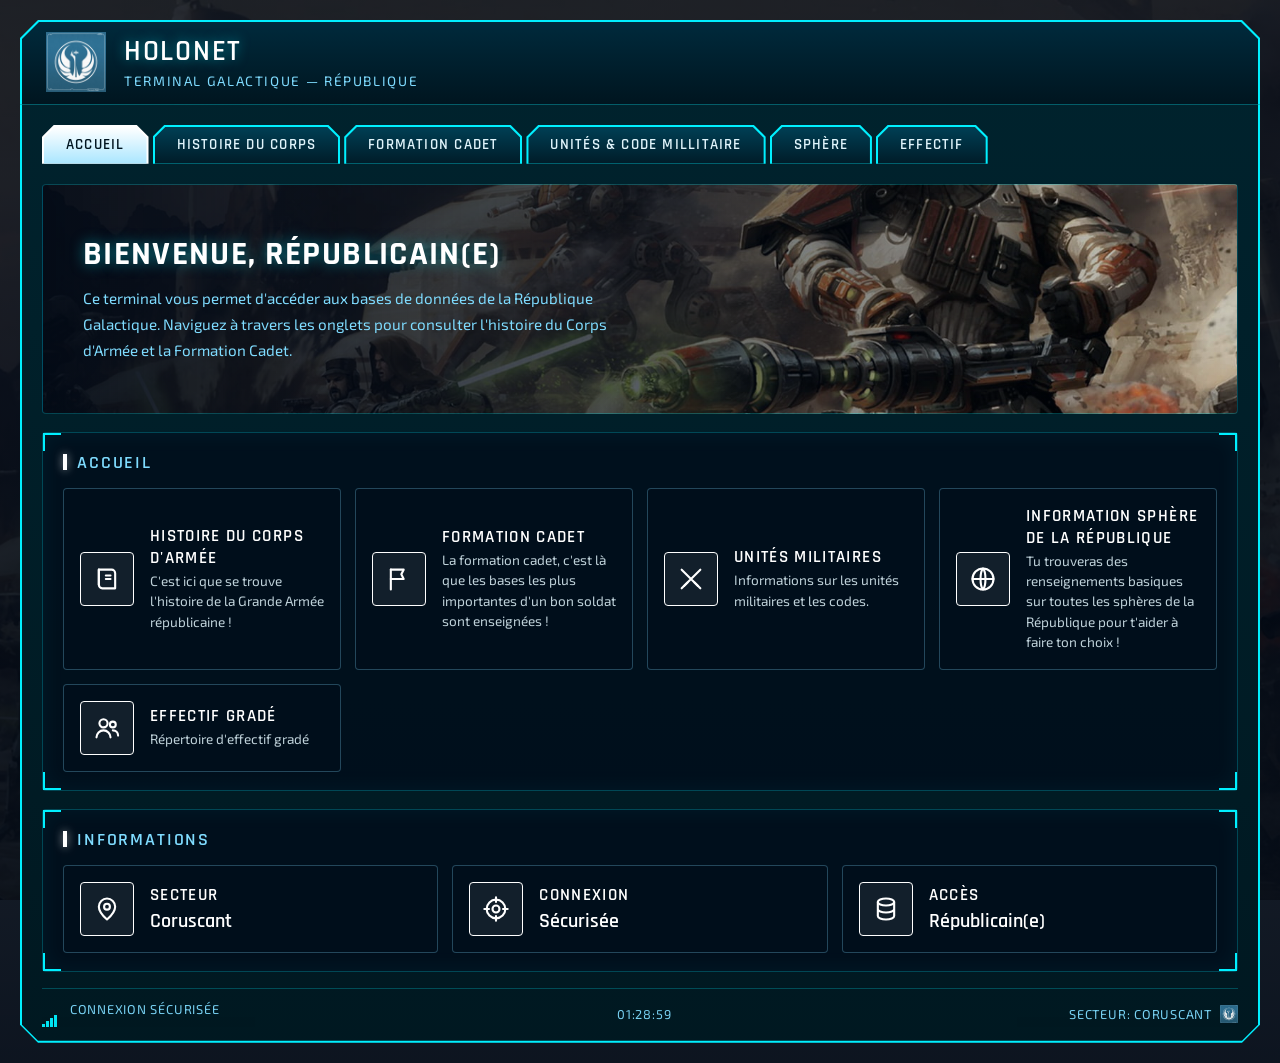
<file: index.html>
<!DOCTYPE html>
<html lang="fr">
<head>
  <meta charset="UTF-8">
  <meta name="viewport" content="width=device-width, initial-scale=1.0">
  <title>HoloNet — Terminal Galactique de la République</title>
  <meta name="description" content="Terminal d'accès aux bases de données de la République Galactique. Histoire du Corps d'Armée et Formation Cadet.">
  <link rel="stylesheet" href="style.css">
  <link rel="icon" type="image/x-icon" href="images/ICONE.png">

  <meta property="og:type" content="website">
  <meta property="og:title" content="HoloNet — République Galactique">
  <meta property="og:description" content="Terminal d'accès aux bases de données de la République. Histoire du Corps d'Armée et Formation Cadet.">
  <meta property="og:url" content="https://insanity-chan.github.io/Tryingthingsout/">
  <meta property="og:image" content="https://insanity-chan.github.io/Tryingthingsout/preview.png">
  <meta property="og:site_name" content="HoloNet">
  <meta name="theme-color" content="#00f0ff">

  <meta name="twitter:card" content="summary_large_image">
  <meta name="twitter:title" content="HoloNet — République Galactique">
  <meta name="twitter:description" content="Terminal d'accès aux bases de données de la République.">
  <meta name="twitter:image" content="https://insanity-chan.github.io/Tryingthingsout/preview.png">
</head>
<body>

  <div id="boot-screen">
    <div class="boot-text">&gt; INITIALISATION DU TERMINAL HOLONET...</div>
    <div class="boot-text">&gt; CONNEXION AU RÉSEAU DE LA RÉPUBLIQUE...</div>
    <div class="boot-text">&gt; AUTHENTIFICATION : ACCORDÉE</div>
    <div class="boot-text">&gt; CHARGEMENT DES DONNÉES...</div>
    <div class="boot-bar"><div class="boot-bar-fill"></div></div>
  </div>

  <div class="holo-header">
    <h1>HoloNet</h1>
    <div class="subtitle">Terminal Galactique — République</div>
  </div>

  <div class="holo-frame">

    <div class="holo-nav">
      <a href="index.html"><button class="active">Accueil</button></a>
      <a href="histoir.html"><button>Histoire du Corps</button></a>
      <a href="formation.html"><button>Formation Cadet</button></a>
      <a href="unites.html"><button>Unités &amp; Code Millitaire</button></a>
      <a href="sphere.html"><button>Sphère</button></a>
      <a href="effectif.html"><button>Effectif</button></a>
    </div>

    <div class="accueil-hero">
      <div class="hero-texte">
        <div class="hero-titre">Bienvenue, Républicain(e)</div>
        <p>Ce terminal vous permet d'accéder aux bases de données de la République Galactique. Naviguez à travers les onglets pour consulter l'histoire du Corps d'Armée et la Formation Cadet.</p>
      </div>
    </div>

    <div class="holo-section">
      <h2>Accueil</h2>
      <div class="accueil-cartes">

        <a href="histoir.html" class="accueil-carte">
          <div class="carte-icone"><svg viewBox="0 0 24 24"><path d="M5 4h11a3 3 0 0 1 3 3v13H8a3 3 0 0 1-3-3z"/><path d="M5 4v13"/><path d="M11 9h4M11 12h4"/></svg></div>
          <div>
            <div class="carte-titre">Histoire du Corps d'Armée</div>
            <div class="carte-texte">C'est ici que se trouve l'histoire de la Grande Armée républicaine !</div>
          </div>
        </a>

        <a href="formation.html" class="accueil-carte">
          <div class="carte-icone"><svg viewBox="0 0 24 24"><path d="M5 21V4"/><path d="M5 4h11l-2 4 2 4H5"/></svg></div>
          <div>
            <div class="carte-titre">Formation Cadet</div>
            <div class="carte-texte">La formation cadet, c'est là que les bases les plus importantes d'un bon soldat sont enseignées !</div>
          </div>
        </a>

        <a href="unites.html" class="accueil-carte">
          <div class="carte-icone"><svg viewBox="0 0 24 24"><path d="M4 4l16 16M20 4L4 20"/><path d="M9 15l-3 3M15 15l3 3"/></svg></div>
          <div>
            <div class="carte-titre">Unités Militaires</div>
            <div class="carte-texte">Informations sur les unités militaires et les codes.</div>
          </div>
        </a>

        <a href="sphere.html" class="accueil-carte">
          <div class="carte-icone"><svg viewBox="0 0 24 24"><circle cx="12" cy="12" r="9"/><path d="M3 12h18"/><path d="M12 3c2.8 3 2.8 15 0 18c-2.8-3-2.8-15 0-18z"/></svg></div>
          <div>
            <div class="carte-titre">Information Sphère de la République</div>
            <div class="carte-texte">Tu trouveras des renseignements basiques sur toutes les sphères de la République pour t'aider à faire ton choix !</div>
          </div>
        </a>

        <a href="effectif.html" class="accueil-carte">
          <div class="carte-icone"><svg viewBox="0 0 24 24"><circle cx="9" cy="8" r="3.5"/><path d="M3 20c0-3.3 2.7-6 6-6s6 2.7 6 6"/><circle cx="17" cy="9" r="2.5"/><path d="M17 14c2.5 0 4.5 1.8 4.5 4.5"/></svg></div>
          <div>
            <div class="carte-titre">Effectif Gradé</div>
            <div class="carte-texte">Répertoire d'effectif gradé</div>
          </div>
        </a>

      </div>
    </div>

    <div class="holo-section">
      <h2>Informations</h2>
      <div class="holo-grid">

        <div class="holo-card">
          <div class="carte-icone"><svg viewBox="0 0 24 24"><path d="M12 21s7-6.2 7-11a7 7 0 0 0-14 0c0 4.8 7 11 7 11z"/><circle cx="12" cy="10" r="2.5"/></svg></div>
          <div>
            <div class="label">Secteur</div>
            <div class="value">Coruscant</div>
          </div>
        </div>

        <div class="holo-card">
          <div class="carte-icone"><svg viewBox="0 0 24 24"><circle cx="12" cy="12" r="8"/><circle cx="12" cy="12" r="3"/><path d="M12 2v4M12 18v4M2 12h4M18 12h4"/></svg></div>
          <div>
            <div class="label">Connexion</div>
            <div class="value">Sécurisée</div>
          </div>
        </div>

        <div class="holo-card">
          <div class="carte-icone"><svg viewBox="0 0 24 24"><ellipse cx="12" cy="6" rx="7" ry="3"/><path d="M5 6v6c0 1.7 3.1 3 7 3s7-1.3 7-3V6M5 12v6c0 1.7 3.1 3 7 3s7-1.3 7-3v-6"/></svg></div>
          <div>
            <div class="label">Accès</div>
            <div class="value">Républicain(e)</div>
          </div>
        </div>

      </div>
    </div>

    <div class="holo-status">
      <span><span class="blink">●</span> CONNEXION SÉCURISÉE</span>
      <span id="horloge">--:--:--</span>
      <span>SECTEUR: CORUSCANT</span>
    </div>
  </div>

  <script>
    setTimeout(() => {
      document.getElementById('boot-screen').style.display = 'none';
    }, 700);

    function updateClock() {
      const now = new Date();
      const h = String(now.getHours()).padStart(2, '0');
      const m = String(now.getMinutes()).padStart(2, '0');
      const s = String(now.getSeconds()).padStart(2, '0');
      document.getElementById('horloge').textContent = `${h}:${m}:${s}`;
    }
    setInterval(updateClock, 1000);
    updateClock();
  </script>
</body>
</html>
</file>
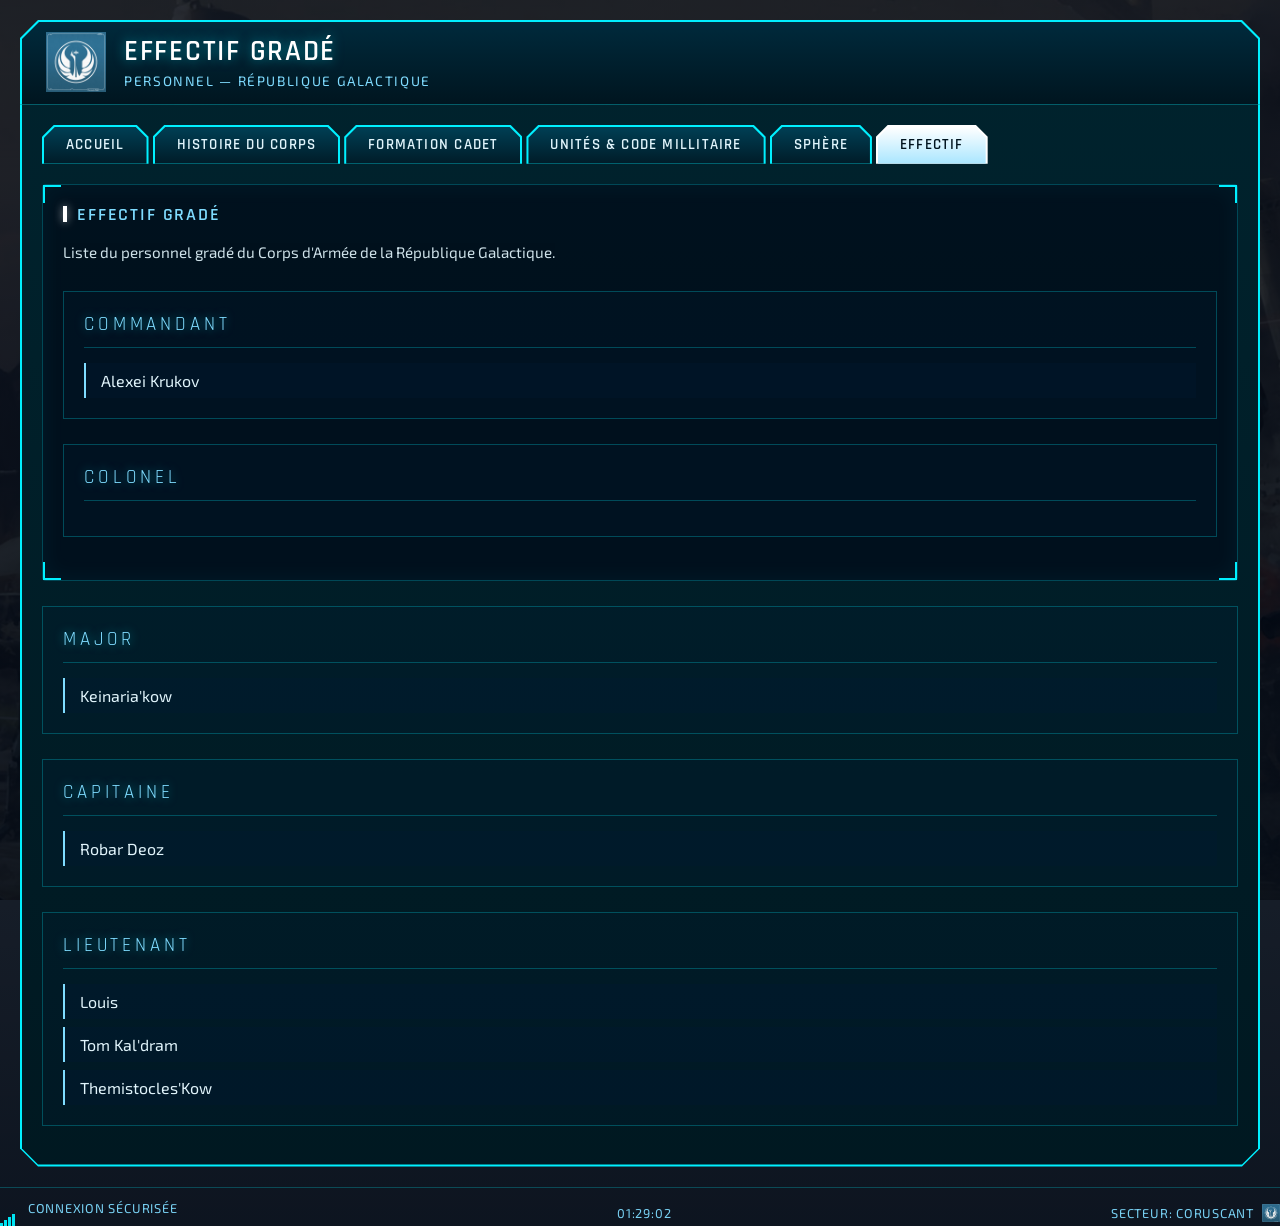
<file: effectif.html>
<!DOCTYPE html>
<html lang="fr">
<head>
  <meta charset="UTF-8">
  <meta name="viewport" content="width=device-width, initial-scale=1.0">
  <title>HoloNet — Effectif Gradé</title>
  <meta name="description" content="Terminal d'accès aux bases de données de la République Galactique. Effectif Gradé.">
  <link rel="stylesheet" href="style.css">
  <link rel="icon" type="image/x-icon" href="images/ICONE.png">

  <meta property="og:type" content="website">
  <meta property="og:title" content="HoloNet — Effectif Gradé">
  <meta property="og:description" content="Effectif Gradé de la République Galactique.">
  <meta property="og:url" content="https://insanity-chan.github.io/Tryingthingsout/effectif.html">
  <meta property="og:image" content="https://insanity-chan.github.io/Tryingthingsout/preview.png">
  <meta property="og:site_name" content="HoloNet">
  <meta name="theme-color" content="#00f0ff">

  <style>
    .holo-effectif-block {
      margin: 25px 0;
      padding: 20px;
      border: 1px solid var(--holo-dim);
      background: rgba(0, 26, 51, 0.2);
    }

    .holo-effectif-grade {
      font-family: 'Rajdhani', sans-serif;
      font-size: 1.2rem;
      letter-spacing: 0.2em;
      text-transform: uppercase;
      color: var(--holo-cyan);
      text-shadow: 0 0 10px var(--holo-glow);
      margin-bottom: 15px;
      padding-bottom: 10px;
      border-bottom: 1px solid var(--holo-dim);
    }

    .holo-effectif-names {
      display: flex;
      flex-direction: column;
      gap: 8px;
    }

    .holo-effectif-name {
      font-size: 1rem;
      padding: 8px 15px;
      border-left: 2px solid var(--holo-cyan);
      background: rgba(0, 26, 51, 0.3);
      color: var(--text-white);
      transition: all 0.3s;
    }

    .holo-effectif-name:hover {
      background: var(--holo-dim);
      transform: translateX(5px);
    }
  </style>
</head>
<body>

  <div id="boot-screen">
    <div class="boot-text">&gt; INITIALISATION DU TERMINAL HOLONET...</div>
    <div class="boot-text">&gt; CONNEXION AU RÉSEAU DE LA RÉPUBLIQUE...</div>
    <div class="boot-text">&gt; CHARGEMENT : EFFECTIF GRADÉ...</div>
    <div class="boot-bar"><div class="boot-bar-fill"></div></div>
  </div>

  <div class="holo-header">
    <h1>Effectif Gradé</h1>
    <div class="subtitle">Personnel — République Galactique</div>
  </div>

  <div class="holo-frame">

    <div class="holo-nav">
      <a href="index.html"><button>Accueil</button></a>
      <a href="histoir.html"><button>Histoire du Corps</button></a>
      <a href="formation.html"><button>Formation Cadet</button></a>
      <a href="unites.html"><button>Unités & Code Millitaire</button></a>
      <a href="sphere.html"><button>Sphère</button></a>
      <a href="effectif.html"><button class="active">Effectif</button></a>
    </div>

    <div class="holo-panel active">
      <h2>Effectif Gradé</h2>
      <p>Liste du personnel gradé du Corps d'Armée de la République Galactique.</p>

      <div class="holo-effectif-block">
        <div class="holo-effectif-grade">Commandant</div>
        <div class="holo-effectif-names">
          <div class="holo-effectif-name">Alexei Krukov</div>
        </div>
      </div>

      <div class="holo-effectif-block">
        <div class="holo-effectif-grade">Colonel</div>
        </div>
      </div>

      <div class="holo-effectif-block">
        <div class="holo-effectif-grade">Major</div>
        <div class="holo-effectif-names">
          <div class="holo-effectif-name">Keinaria'kow</div>
        </div>
      </div>

      <div class="holo-effectif-block">
        <div class="holo-effectif-grade">Capitaine</div>
        <div class="holo-effectif-names">
          <div class="holo-effectif-name">Robar Deoz</div>
        </div>
      </div>

      <div class="holo-effectif-block">
        <div class="holo-effectif-grade">Lieutenant</div>
        <div class="holo-effectif-names">
          <div class="holo-effectif-name">Louis</div>
          <div class="holo-effectif-name">Tom Kal'dram</div>
          <div class="holo-effectif-name">Themistocles'Kow</div>
        </div>
      </div>

    </div>

    <div class="holo-status">
      <span><span class="blink">●</span> CONNEXION SÉCURISÉE</span>
      <span id="horloge">--:--:--</span>
      <span>SECTEUR: CORUSCANT</span>
    </div>
  </div>

  <script>
    setTimeout(() => {
      document.getElementById('boot-screen').style.display = 'none';
    }, 700);

    function updateClock() {
      const now = new Date();
      const h = String(now.getHours()).padStart(2, '0');
      const m = String(now.getMinutes()).padStart(2, '0');
      const s = String(now.getSeconds()).padStart(2, '0');
      document.getElementById('horloge').textContent = `${h}:${m}:${s}`;
    }
    setInterval(updateClock, 1000);
    updateClock();
  </script>
</body>
</html>
</file>
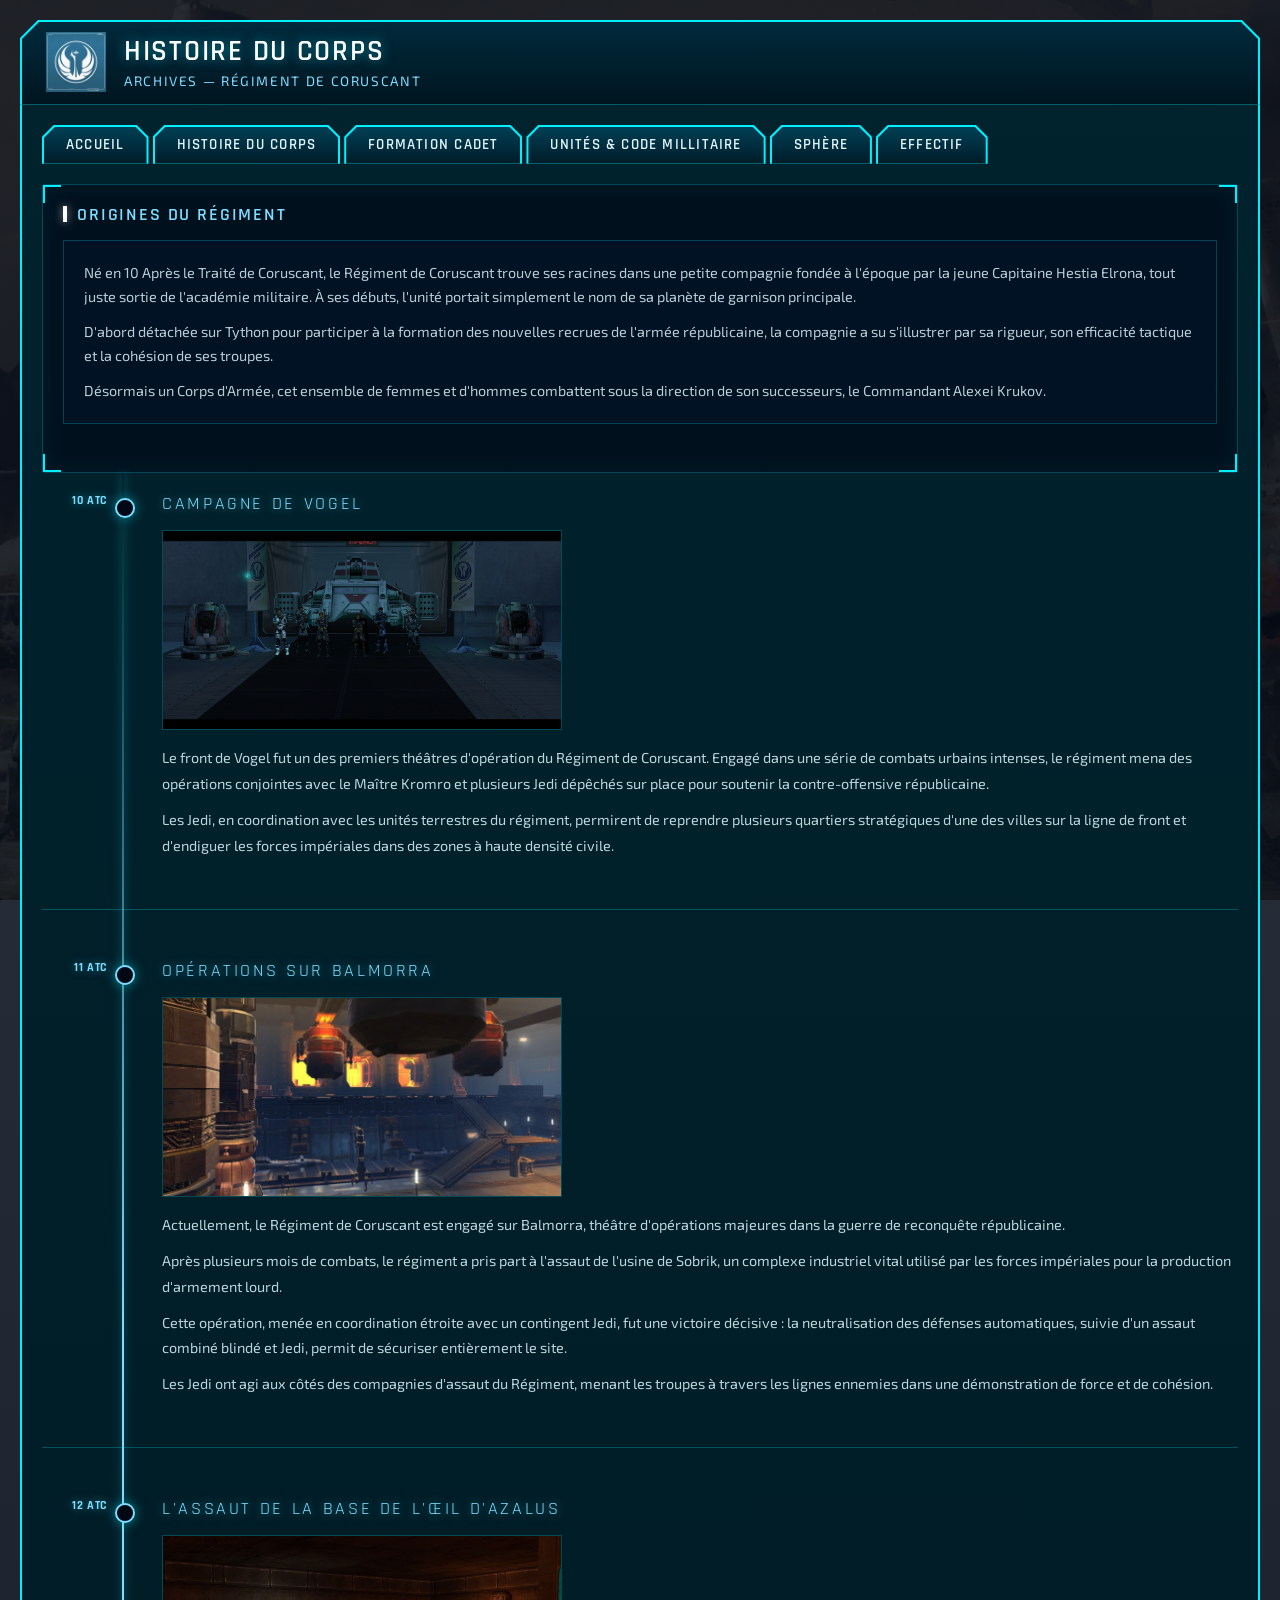
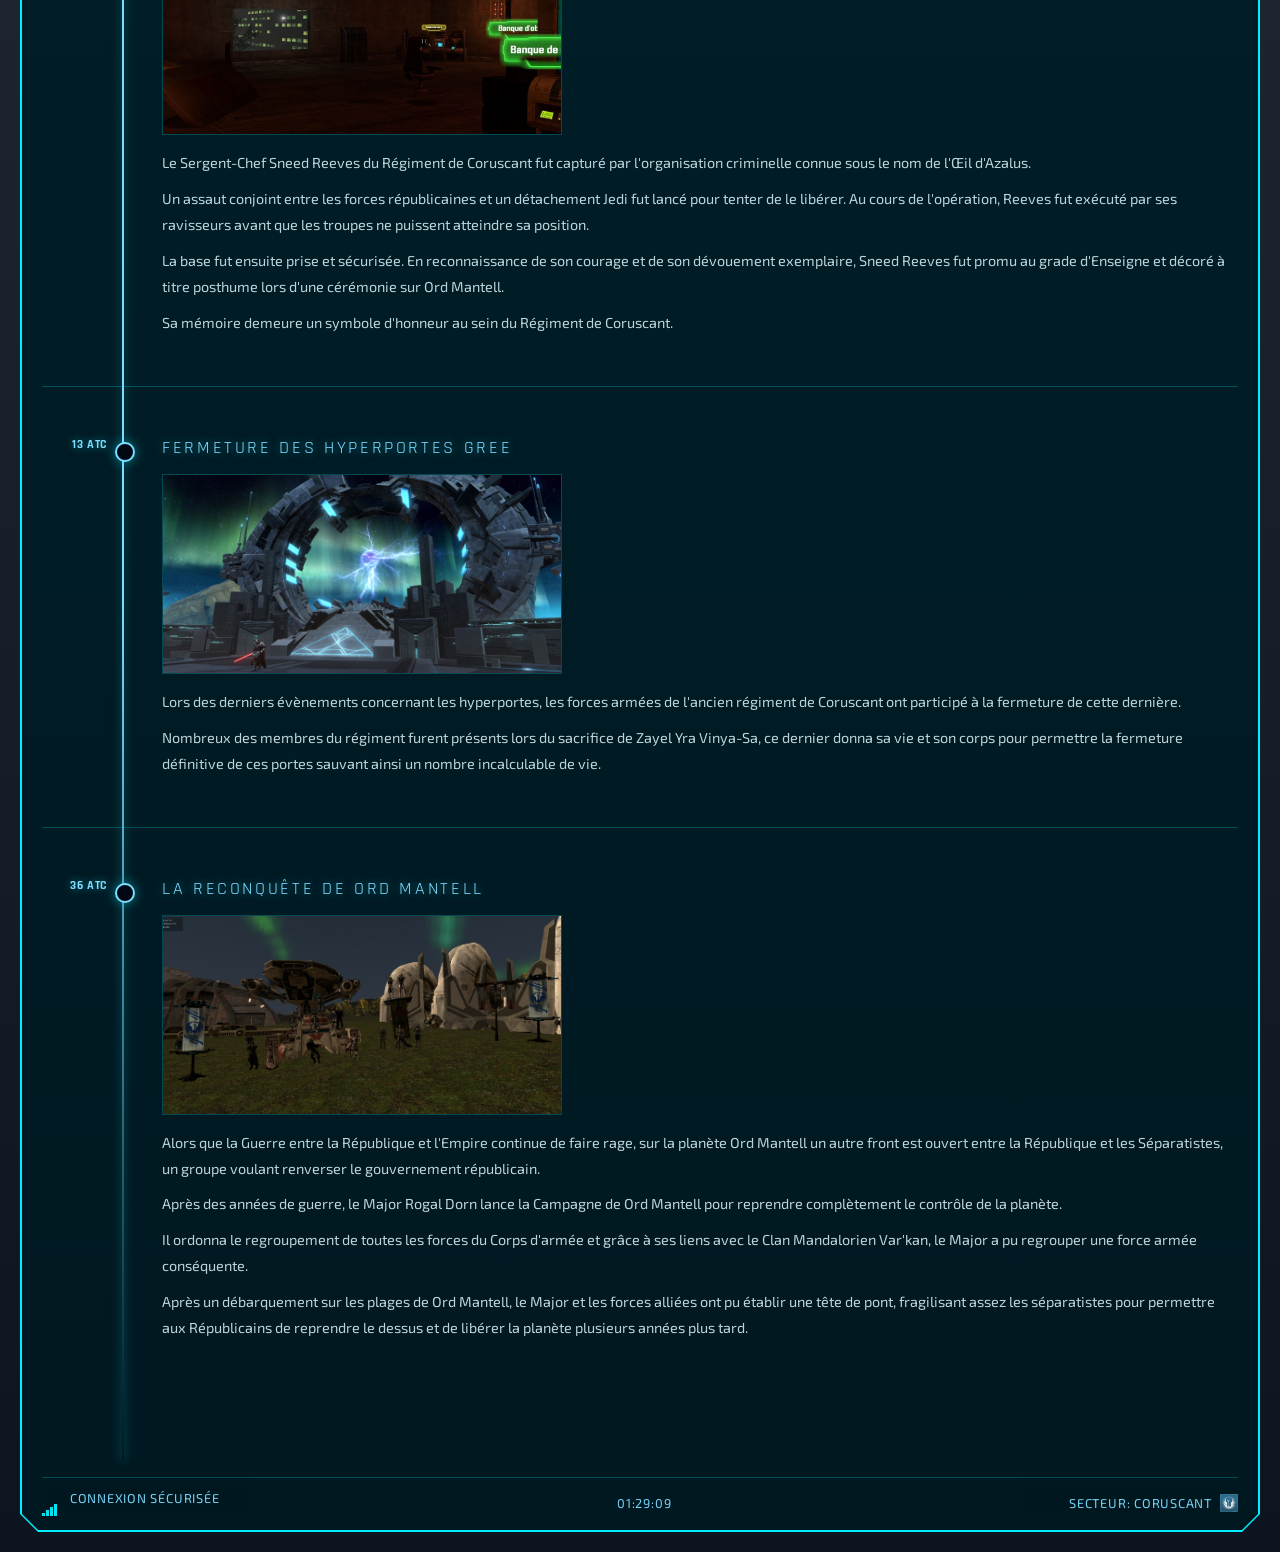
<file: histoir.html>
<!DOCTYPE html>
<html lang="fr">
<head>
  <meta charset="UTF-8">
  <meta name="viewport" content="width=device-width, initial-scale=1.0">
  <title>HoloNet — Histoire du Corps d'Armée</title>
  <meta name="description" content="Terminal d'accès aux bases de données de la République Galactique. Histoire du Corps d'Armée et Formation Cadet.">
  <link rel="stylesheet" href="style.css">
  <link rel="icon" type="image/x-icon" href="images/ICONE.png">

  <style>
    .holo-timeline {
      position: relative;
      padding: 20px 0;
    }

    .holo-timeline::before {
      content: '';
      position: absolute;
      left: 80px;
      top: 0;
      bottom: 0;
      width: 2px;
      background: linear-gradient(to bottom, transparent, var(--holo-cyan), var(--holo-cyan), transparent);
      box-shadow: 0 0 10px var(--holo-glow);
    }

    .holo-event {
      position: relative;
      margin-bottom: 50px;
      padding-left: 120px;
      padding-bottom: 40px;
      border-bottom: 1px solid var(--holo-dim);
    }

    .holo-event:last-child {
      border-bottom: none;
    }

    .holo-event::before {
      content: '';
      position: absolute;
      left: 73px;
      top: 5px;
      width: 16px;
      height: 16px;
      border-radius: 50%;
      background: var(--bg-dark);
      border: 2px solid var(--holo-cyan);
      box-shadow: 0 0 12px var(--holo-glow);
      z-index: 1;
    }

    .holo-event-year {
      position: absolute;
      left: 0;
      top: 0;
      width: 65px;
      text-align: right;
      font-family: 'Rajdhani', sans-serif;
      font-size: 0.75rem;
      font-weight: 700;
      color: var(--holo-cyan);
      text-shadow: 0 0 8px var(--holo-glow);
      letter-spacing: 0.05em;
      line-height: 1.3;
    }

    .holo-event-title {
      font-family: 'Rajdhani', sans-serif;
      font-size: 1.1rem;
      letter-spacing: 0.15em;
      text-transform: uppercase;
      color: var(--holo-cyan);
      text-shadow: 0 0 10px var(--holo-glow);
      margin-bottom: 15px;
    }

    .holo-event-image {
      width: 100%;
      max-width: 400px;
      height: 200px;
      object-fit: cover;
      border: 1px solid var(--holo-dim);
      background: rgba(0, 8, 20, 0.5);
      display: block;
      margin-bottom: 15px;
      transition: all 0.3s;
    }

    .holo-event-image:hover {
      border-color: var(--holo-cyan);
      box-shadow: 0 0 15px var(--holo-glow);
    }

    .holo-event-image.placeholder {
      display: flex;
      align-items: center;
      justify-content: center;
      font-size: 0.8rem;
      opacity: 0.3;
      font-style: italic;
    }

    .holo-event-text {
      line-height: 1.8;
      opacity: 0.85;
      font-size: 0.9rem;
    }

    .holo-event-text p {
      margin-bottom: 10px;
    }

    .holo-intro-banner {
      padding: 20px;
      border: 1px solid var(--holo-dim);
      background: rgba(0, 26, 51, 0.3);
      margin-bottom: 30px;
      line-height: 1.8;
      font-size: 0.9rem;
      opacity: 0.9;
    }

    .holo-intro-banner p {
      margin-bottom: 10px;
    }

    .holo-intro-banner p:last-child {
      margin-bottom: 0;
    }

    @media (max-width: 600px) {
      .holo-timeline::before {
        left: 20px;
      }

      .holo-event {
        padding-left: 50px;
      }

      .holo-event::before {
        left: 13px;
      }

      .holo-event-year {
        position: relative;
        width: auto;
        text-align: left;
        margin-bottom: 10px;
        font-size: 0.85rem;
      }

      .holo-event-image {
        max-width: 100%;
      }
    }
  </style>
</head>
<body>

  <div id="boot-screen">
    <div class="boot-text">&gt; INITIALISATION DU TERMINAL HOLONET...</div>
    <div class="boot-text">&gt; CONNEXION AU RÉSEAU DE LA RÉPUBLIQUE...</div>
    <div class="boot-text">&gt; CHARGEMENT : ARCHIVES HISTORIQUES...</div>
    <div class="boot-bar"><div class="boot-bar-fill"></div></div>
  </div>

  <div class="holo-header">
    <h1>Histoire du Corps</h1>
    <div class="subtitle">Archives — Régiment de Coruscant</div>
  </div>

  <div class="holo-frame">

    <div class="holo-nav">
      <a href="index.html"><button>Accueil</button></a>
      <a href="histoir.html"><button>Histoire du Corps</button></a>
      <a href="formation.html"><button>Formation Cadet</button></a>
      <a href="unites.html"><button>Unités & Code Millitaire</button></a>
      <a href="sphere.html"><button>Sphère</button></a>
      <a href="effectif.html"><button>Effectif</button></a>
    </div>

    <div class="holo-panel active">
      <h2>Origines du Régiment</h2>
      <div class="holo-intro-banner">
        <p>Né en 10 Après le Traité de Coruscant, le Régiment de Coruscant trouve ses racines dans une petite compagnie fondée à l'époque par la jeune Capitaine Hestia Elrona, tout juste sortie de l'académie militaire. À ses débuts, l'unité portait simplement le nom de sa planète de garnison principale.</p>
        <p>D'abord détachée sur Tython pour participer à la formation des nouvelles recrues de l'armée républicaine, la compagnie a su s'illustrer par sa rigueur, son efficacité tactique et la cohésion de ses troupes.</p>
        <p>Désormais un Corps d'Armée, cet ensemble de femmes et d'hommes combattent sous la direction de son successeurs, le Commandant Alexei Krukov.</p>
      </div>
    </div>

    <div class="holo-timeline">

      <div class="holo-event">
        <div class="holo-event-year">10 ATC</div>
        <div class="holo-event-title">Campagne de Vogel</div>
        <img class="holo-event-image" src="images/histoire/vogel.png" alt="Campagne de Vogel"
             onerror="this.classList.add('placeholder');this.alt='';this.src='';this.textContent='Image à ajouter'">
        <div class="holo-event-text">
          <p>Le front de Vogel fut un des premiers théâtres d'opération du Régiment de Coruscant. Engagé dans une série de combats urbains intenses, le régiment mena des opérations conjointes avec le Maître Kromro et plusieurs Jedi dépêchés sur place pour soutenir la contre-offensive républicaine.</p>
          <p>Les Jedi, en coordination avec les unités terrestres du régiment, permirent de reprendre plusieurs quartiers stratégiques d'une des villes sur la ligne de front et d'endiguer les forces impériales dans des zones à haute densité civile.</p>
        </div>
      </div>

      <div class="holo-event">
        <div class="holo-event-year">11 ATC</div>
        <div class="holo-event-title">Opérations sur Balmorra</div>
        <img class="holo-event-image" src="images/histoire/balmorra.png" alt="Opérations sur Balmorra"
             onerror="this.classList.add('placeholder');this.alt='';this.src='';this.textContent='Image à ajouter'">
        <div class="holo-event-text">
          <p>Actuellement, le Régiment de Coruscant est engagé sur Balmorra, théâtre d'opérations majeures dans la guerre de reconquête républicaine.</p>
          <p>Après plusieurs mois de combats, le régiment a pris part à l'assaut de l'usine de Sobrik, un complexe industriel vital utilisé par les forces impériales pour la production d'armement lourd.</p>
          <p>Cette opération, menée en coordination étroite avec un contingent Jedi, fut une victoire décisive : la neutralisation des défenses automatiques, suivie d'un assaut combiné blindé et Jedi, permit de sécuriser entièrement le site.</p>
          <p>Les Jedi ont agi aux côtés des compagnies d'assaut du Régiment, menant les troupes à travers les lignes ennemies dans une démonstration de force et de cohésion.</p>
        </div>
      </div>

      <div class="holo-event">
        <div class="holo-event-year">12 ATC</div>
        <div class="holo-event-title">L'assaut de la base de l'Œil d'Azalus</div>
        <img class="holo-event-image" src="images/histoire/azalus.png" alt="Assaut de l'Œil d'Azalus"
             onerror="this.classList.add('placeholder');this.alt='';this.src='';this.textContent='Image à ajouter'">
        <div class="holo-event-text">
          <p>Le Sergent-Chef Sneed Reeves du Régiment de Coruscant fut capturé par l'organisation criminelle connue sous le nom de l'Œil d'Azalus.</p>
          <p>Un assaut conjoint entre les forces républicaines et un détachement Jedi fut lancé pour tenter de le libérer. Au cours de l'opération, Reeves fut exécuté par ses ravisseurs avant que les troupes ne puissent atteindre sa position.</p>
          <p>La base fut ensuite prise et sécurisée. En reconnaissance de son courage et de son dévouement exemplaire, Sneed Reeves fut promu au grade d'Enseigne et décoré à titre posthume lors d'une cérémonie sur Ord Mantell.</p>
          <p>Sa mémoire demeure un symbole d'honneur au sein du Régiment de Coruscant.</p>
        </div>
      </div>

      <div class="holo-event">
        <div class="holo-event-year">13 ATC</div>
        <div class="holo-event-title">Fermeture des Hyperportes Gree</div>
        <img class="holo-event-image" src="images/histoire/gree.png" alt="Hyperportes Gree"
             onerror="this.classList.add('placeholder');this.alt='';this.src='';this.textContent='Image à ajouter'">
        <div class="holo-event-text">
          <p>Lors des derniers évènements concernant les hyperportes, les forces armées de l'ancien régiment de Coruscant ont participé à la fermeture de cette dernière.</p>
          <p>Nombreux des membres du régiment furent présents lors du sacrifice de Zayel Yra Vinya-Sa, ce dernier donna sa vie et son corps pour permettre la fermeture définitive de ces portes sauvant ainsi un nombre incalculable de vie.</p>
        </div>
      </div>
      
      <div class="holo-event">
        <div class="holo-event-year">36 ATC</div>
        <div class="holo-event-title">La Reconquête de Ord Mantell</div>
        <img class="holo-event-image" src="images/histoire/ord-mantell.png" alt="Reconquête de Ord Mantell"
             onerror="this.classList.add('placeholder');this.alt='';this.src='';this.textContent='Image à ajouter'">
        <div class="holo-event-text">
          <p>Alors que la Guerre entre la République et l'Empire continue de faire rage, sur la planète Ord Mantell un autre front est ouvert entre la République et les Séparatistes, un groupe voulant renverser le gouvernement républicain.</p>
          <p>Après des années de guerre, le Major Rogal Dorn lance la Campagne de Ord Mantell pour reprendre complètement le contrôle de la planète.</p>
          <p>Il ordonna le regroupement de toutes les forces du Corps d'armée et grâce à ses liens avec le Clan Mandalorien Var'kan, le Major a pu regrouper une force armée conséquente.</p>
          <p>Après un débarquement sur les plages de Ord Mantell, le Major et les forces alliées ont pu établir une tête de pont, fragilisant assez les séparatistes pour permettre aux Républicains de reprendre le dessus et de libérer la planète plusieurs années plus tard.</p>
        </div>
      </div>

    </div>

    <div class="holo-status">
      <span><span class="blink">●</span> CONNEXION SÉCURISÉE</span>
      <span id="horloge">--:--:--</span>
      <span>SECTEUR: CORUSCANT</span>
    </div>
  </div>

  <script>
    setTimeout(() => {
  document.getElementById('boot-screen').style.display = 'none';
}, 700);

    function updateClock() {
      const now = new Date();
      const h = String(now.getHours()).padStart(2, '0');
      const m = String(now.getMinutes()).padStart(2, '0');
      const s = String(now.getSeconds()).padStart(2, '0');
      document.getElementById('horloge').textContent = `${h}:${m}:${s}`;
    }
    setInterval(updateClock, 1000);
    updateClock();
  </script>
</body>
</html>
</file>
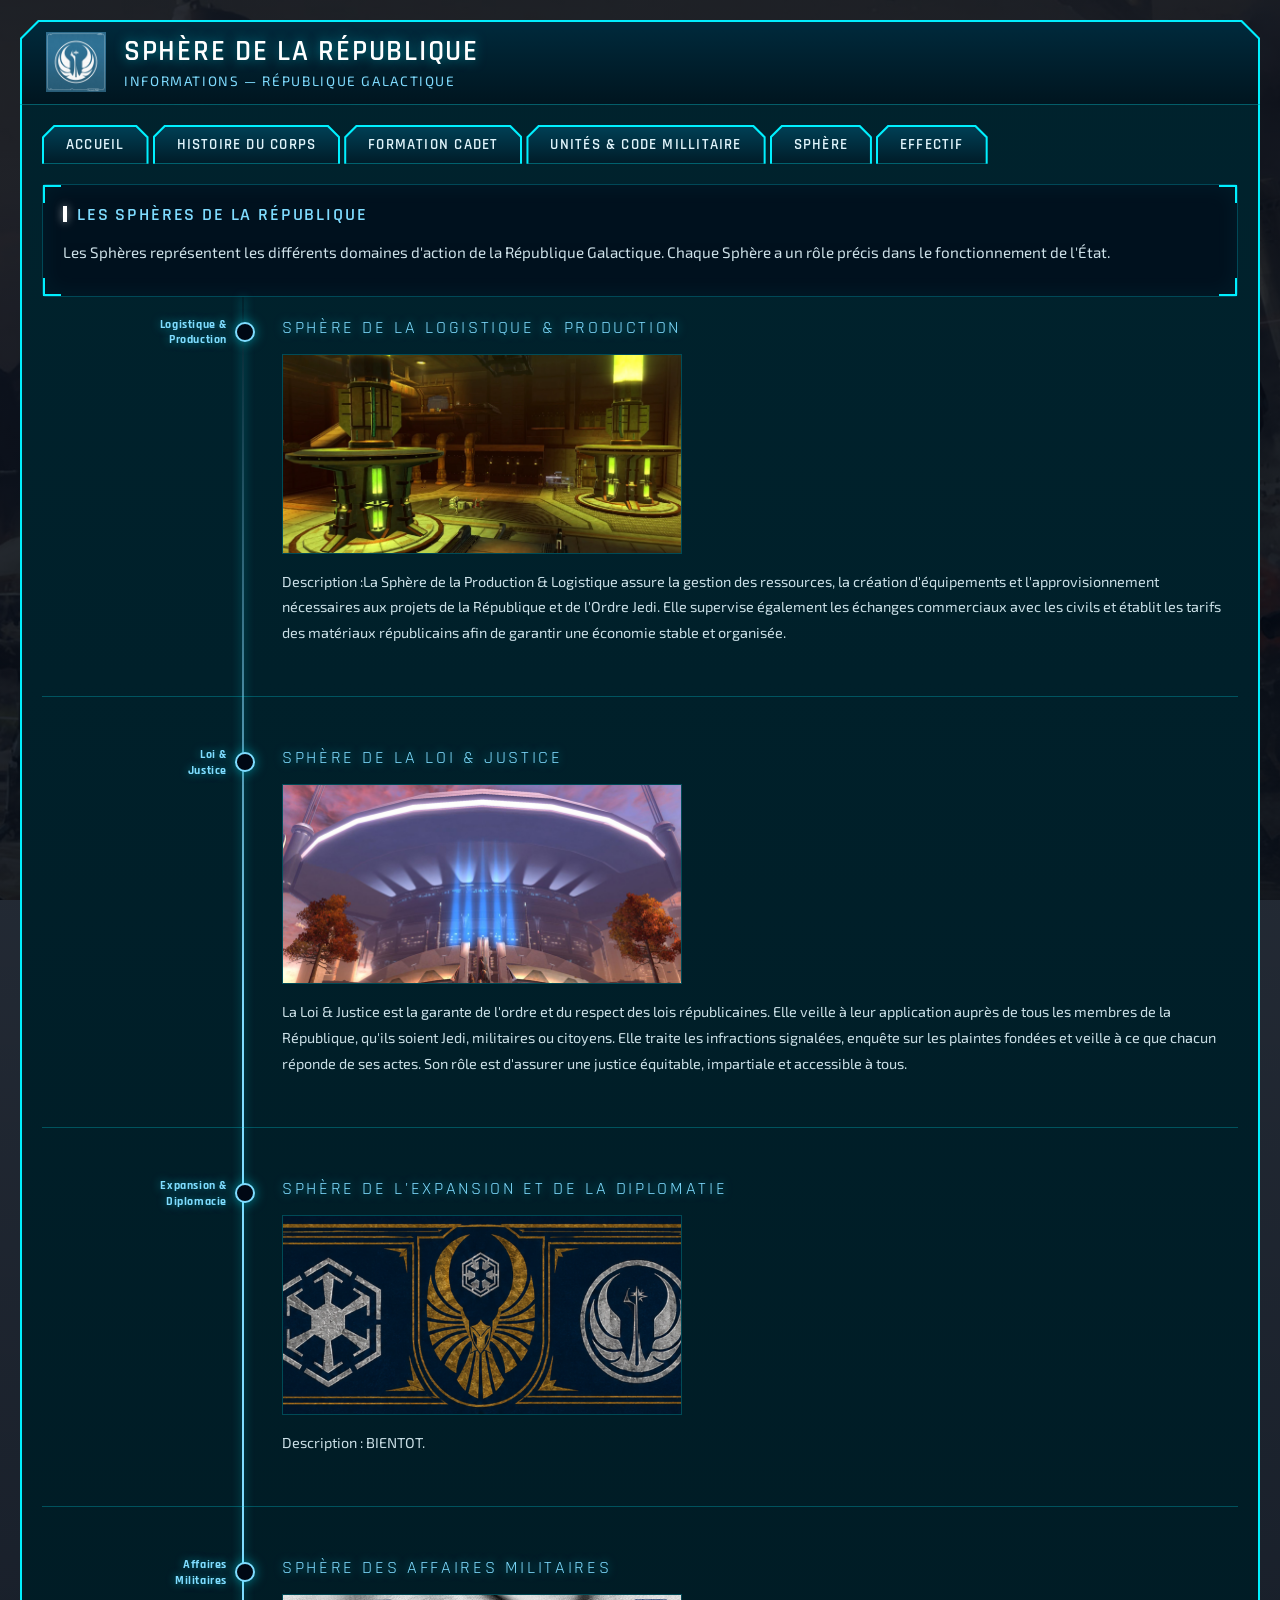
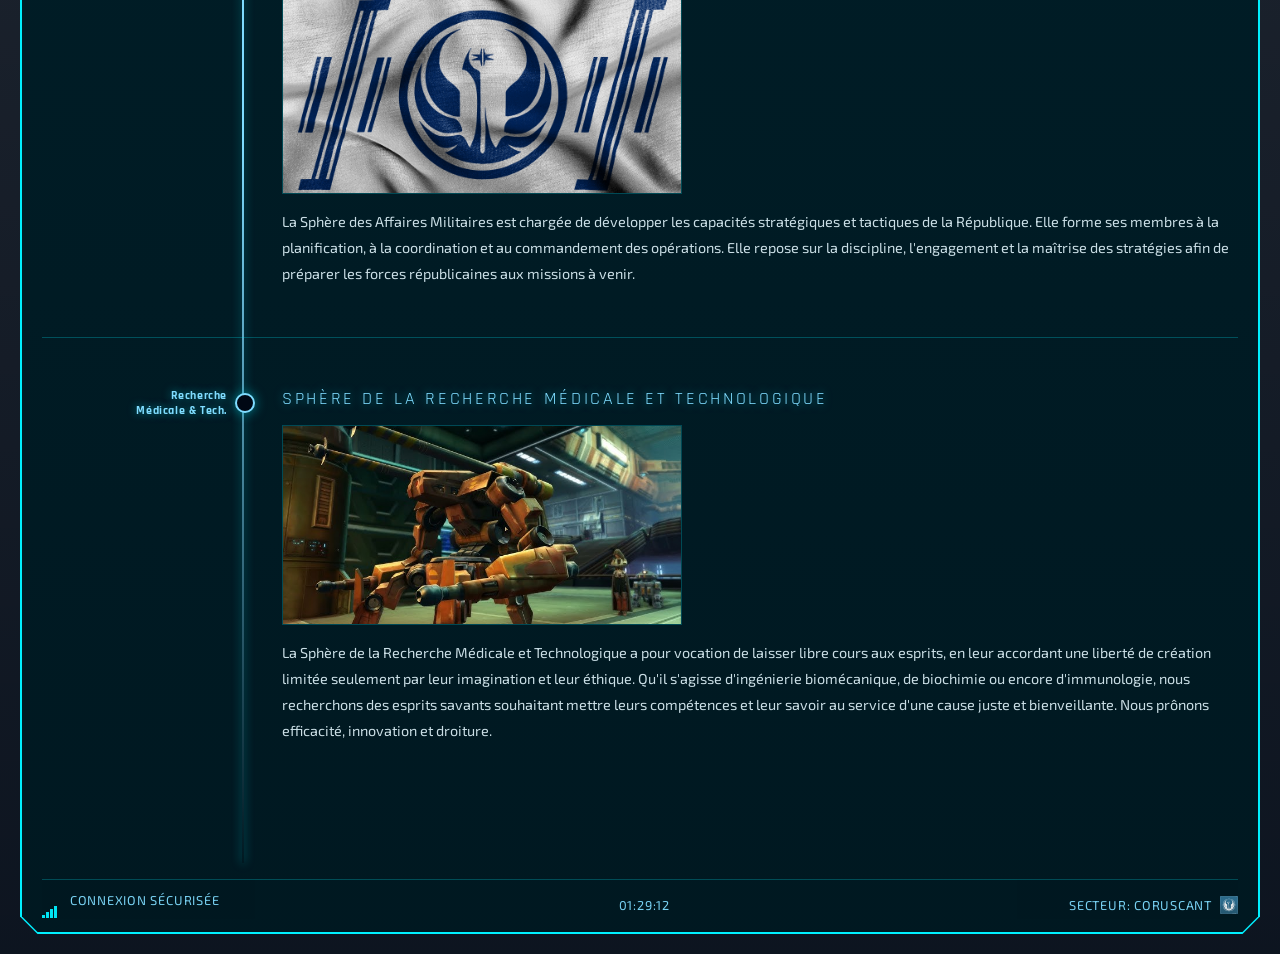
<file: sphere.html>
<!DOCTYPE html>
<html lang="fr">
<head>
  <meta charset="UTF-8">
  <meta name="viewport" content="width=device-width, initial-scale=1.0">
  <title>HoloNet — Sphère de la République</title>
  <meta name="description" content="Terminal d'accès aux bases de données de la République Galactique. Information Sphère de la République.">
  <link rel="stylesheet" href="style.css">
  <link rel="icon" type="image/x-icon" href="images/ICONE.png">

  <meta property="og:type" content="website">
  <meta property="og:title" content="HoloNet — Sphère de la République">
  <meta property="og:description" content="Information Sphère de la République.">
  <meta property="og:url" content="https://insanity-chan.github.io/Tryingthingsout/sphere.html">
  <meta property="og:image" content="https://insanity-chan.github.io/Tryingthingsout/preview.png">
  <meta property="og:site_name" content="HoloNet">
  <meta name="theme-color" content="#00f0ff">

  <style>
    .holo-timeline {
      position: relative;
      padding: 20px 0;
    }

    .holo-timeline::before {
      content: '';
      position: absolute;
      left: 200px;
      top: 0;
      bottom: 0;
      width: 2px;
      background: linear-gradient(to bottom, transparent, var(--holo-cyan), var(--holo-cyan), transparent);
      box-shadow: 0 0 10px var(--holo-glow);
    }

    .holo-event {
      position: relative;
      margin-bottom: 50px;
      padding-left: 240px;
      padding-bottom: 40px;
      border-bottom: 1px solid var(--holo-dim);
    }

    .holo-event:last-child {
      border-bottom: none;
    }

    .holo-event::before {
      content: '';
      position: absolute;
      left: 193px;
      top: 5px;
      width: 16px;
      height: 16px;
      border-radius: 50%;
      background: var(--bg-dark);
      border: 2px solid var(--holo-cyan);
      box-shadow: 0 0 12px var(--holo-glow);
      z-index: 1;
    }

    .holo-event-year {
      position: absolute;
      left: 0;
      top: 0;
      width: 185px;
      text-align: right;
      font-family: 'Rajdhani', sans-serif;
      font-size: 0.75rem;
      font-weight: 700;
      color: var(--holo-cyan);
      text-shadow: 0 0 8px var(--holo-glow);
      letter-spacing: 0.05em;
      line-height: 1.3;
    }

    .holo-event-image {
      width: 100%;
      max-width: 400px;
      height: 200px;
      object-fit: cover;
      border: 1px solid var(--holo-dim);
      background: rgba(0, 8, 20, 0.5);
      display: block;
      margin-bottom: 15px;
      transition: all 0.3s;
    }

    .holo-event-image:hover {
      border-color: var(--holo-cyan);
      box-shadow: 0 0 15px var(--holo-glow);
    }

    .holo-event-image.placeholder {
      display: flex;
      align-items: center;
      justify-content: center;
      font-size: 0.8rem;
      opacity: 0.3;
      font-style: italic;
    }

    .holo-event-text {
      line-height: 1.8;
      opacity: 0.9;
      font-size: 0.9rem;
    }

    .holo-event-text p {
      margin-bottom: 10px;
    }

    @media (max-width: 600px) {
      .holo-timeline::before {
        left: 20px;
      }

      .holo-event {
        padding-left: 50px;
      }

      .holo-event::before {
        left: 13px;
      }

      .holo-event-year {
        position: relative;
        width: auto;
        text-align: left;
        margin-bottom: 10px;
        font-size: 0.85rem;
      }

      .holo-event-image {
        max-width: 100%;
      }
    }
  </style>
</head>
<body>

  <div id="boot-screen">
    <div class="boot-text">&gt; INITIALISATION DU TERMINAL HOLONET...</div>
    <div class="boot-text">&gt; CONNEXION AU RÉSEAU DE LA RÉPUBLIQUE...</div>
    <div class="boot-text">&gt; CHARGEMENT : SPHÈRE DE LA RÉPUBLIQUE...</div>
    <div class="boot-bar"><div class="boot-bar-fill"></div></div>
  </div>

  <div class="holo-header">
    <h1>Sphère de la République</h1>
    <div class="subtitle">Informations — République Galactique</div>
  </div>

  <div class="holo-frame">

   <div class="holo-nav">
      <a href="index.html"><button>Accueil</button></a>
      <a href="histoir.html"><button>Histoire du Corps</button></a>
      <a href="formation.html"><button>Formation Cadet</button></a>
      <a href="unites.html"><button>Unités & Code Millitaire</button></a>
      <a href="sphere.html"><button>Sphère</button></a>
      <a href="effectif.html"><button>Effectif</button></a>
    </div>

    <div class="holo-panel active">
      <h2>Les Sphères de la République</h2>
      <p>Les Sphères représentent les différents domaines d'action de la République Galactique. Chaque Sphère a un rôle précis dans le fonctionnement de l'État.</p>
    </div>

    <div class="holo-timeline">

      <!-- SPHÈRE 1 -->
      <div class="holo-event">
        <div class="holo-event-year">Logistique &<br>Production</div>
        <div class="holo-event-title">Sphère de la Logistique & Production</div>
        <img class="holo-event-image" src="images/spheres/logistique-production.png" alt="Sphère de la Logistique & Production"
             onerror="this.classList.add('placeholder');this.alt='';this.src='';this.textContent='Image à ajouter'">
        <div class="holo-event-text">
          <p>Description :La Sphère de la Production & Logistique assure la gestion des ressources, la création d'équipements et l'approvisionnement nécessaires aux projets de la République et de l'Ordre Jedi. Elle supervise également les échanges commerciaux avec les civils et établit les tarifs des matériaux républicains afin de garantir une économie stable et organisée.</p>
        </div>
      </div>

      <!-- SPHÈRE 2 -->
      <div class="holo-event">
        <div class="holo-event-year">Loi &<br>Justice</div>
        <div class="holo-event-title">Sphère de la Loi & Justice</div>
        <img class="holo-event-image" src="images/spheres/loi-justice.png" alt="Sphère de la Loi & Justice"
             onerror="this.classList.add('placeholder');this.alt='';this.src='';this.textContent='Image à ajouter'">
        <div class="holo-event-text">
          <p>La Loi & Justice est la garante de l'ordre et du respect des lois républicaines. Elle veille à leur application auprès de tous les membres de la République, qu'ils soient Jedi, militaires ou citoyens. Elle traite les infractions signalées, enquête sur les plaintes fondées et veille à ce que chacun réponde de ses actes. Son rôle est d'assurer une justice équitable, impartiale et accessible à tous.</p>
        </div>
      </div>

      <!-- SPHÈRE 3 -->
      <div class="holo-event">
        <div class="holo-event-year">Expansion &<br>Diplomacie</div>
        <div class="holo-event-title">Sphère de l'Expansion et de la Diplomatie</div>
        <img class="holo-event-image" src="images/spheres/expansion-diplomacie.png" alt="Sphère de l'Expansion et de la Diplomatie"
             onerror="this.classList.add('placeholder');this.alt='';this.src='';this.textContent='Image à ajouter'">
        <div class="holo-event-text">
          <p>Description : BIENTOT.</p>
        </div>
      </div>

      <!-- SPHÈRE 4 -->
      <div class="holo-event">
        <div class="holo-event-year">Affaires<br>Militaires</div>
        <div class="holo-event-title">Sphère des Affaires Militaires</div>
        <img class="holo-event-image" src="images/spheres/affaires-militaires.png" alt="Sphère des Affaires Militaires"
             onerror="this.classList.add('placeholder');this.alt='';this.src='';this.textContent='Image à ajouter'">
        <div class="holo-event-text">
          <p>La Sphère des Affaires Militaires est chargée de développer les capacités stratégiques et tactiques de la République. Elle forme ses membres à la planification, à la coordination et au commandement des opérations. Elle repose sur la discipline, l'engagement et la maîtrise des stratégies afin de préparer les forces républicaines aux missions à venir.</p>
        </div>
      </div>

      <!-- SPHÈRE 5 -->
      <div class="holo-event">
        <div class="holo-event-year">Recherche<br>Médicale & Tech.</div>
        <div class="holo-event-title">Sphère de la Recherche Médicale et Technologique</div>
        <img class="holo-event-image" src="images/spheres/recherche-medicale-tech.png" alt="Sphère de la Recherche Médicale et Technologique"
             onerror="this.classList.add('placeholder');this.alt='';this.src='';this.textContent='Image à ajouter'">
        <div class="holo-event-text">
          <p>La Sphère de la Recherche Médicale et Technologique a pour vocation de laisser libre cours aux esprits, en leur accordant une liberté de création limitée seulement par leur imagination et leur éthique. Qu'il s'agisse d'ingénierie biomécanique, de biochimie ou encore d'immunologie, nous recherchons des esprits savants souhaitant mettre leurs compétences et leur savoir au service d'une cause juste et bienveillante. Nous prônons efficacité, innovation et droiture.</p>
        </div>
      </div>

    </div>

    <div class="holo-status">
      <span><span class="blink">●</span> CONNEXION SÉCURISÉE</span>
      <span id="horloge">--:--:--</span>
      <span>SECTEUR: CORUSCANT</span>
    </div>
  </div>

  <script>
    setTimeout(() => {
      document.getElementById('boot-screen').style.display = 'none';
    }, 700);

    function updateClock() {
      const now = new Date();
      const h = String(now.getHours()).padStart(2, '0');
      const m = String(now.getMinutes()).padStart(2, '0');
      const s = String(now.getSeconds()).padStart(2, '0');
      document.getElementById('horloge').textContent = `${h}:${m}:${s}`;
    }
    setInterval(updateClock, 1000);
    updateClock();
  </script>
</body>
</html>
</file>
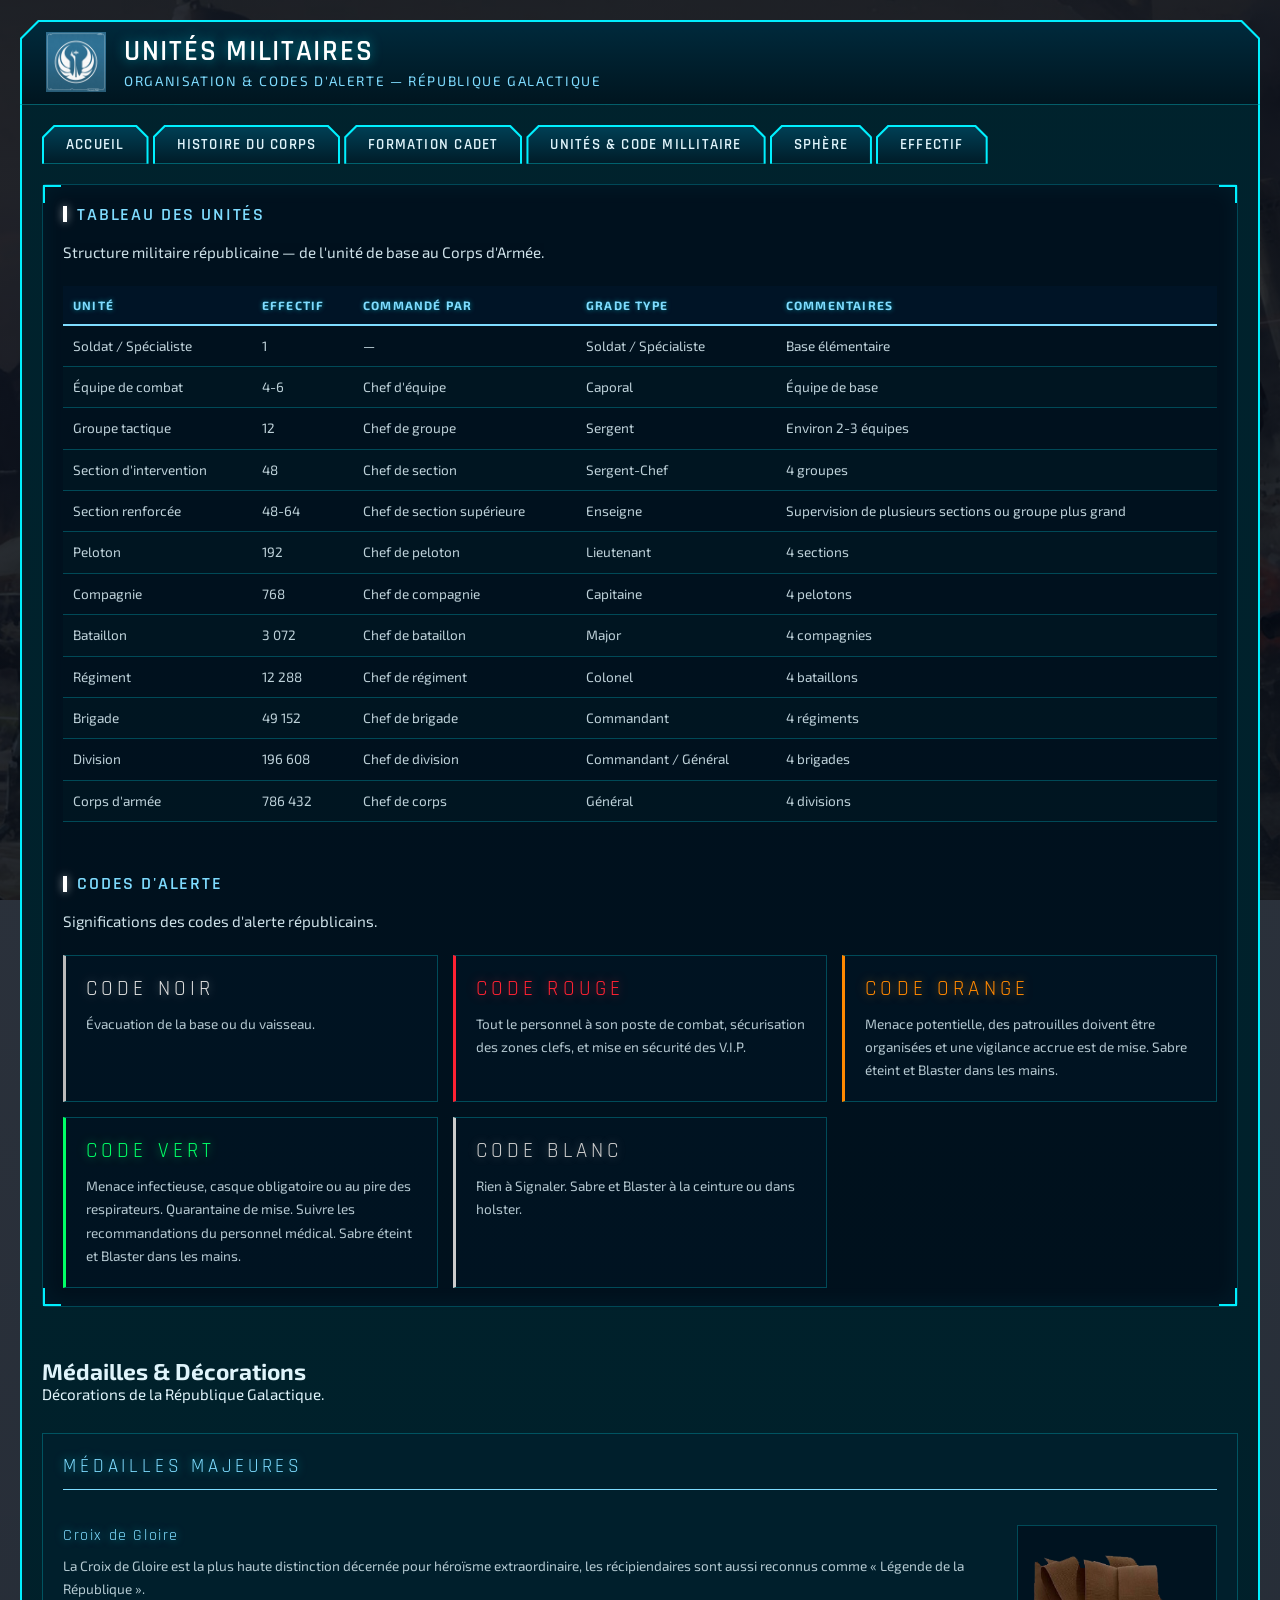
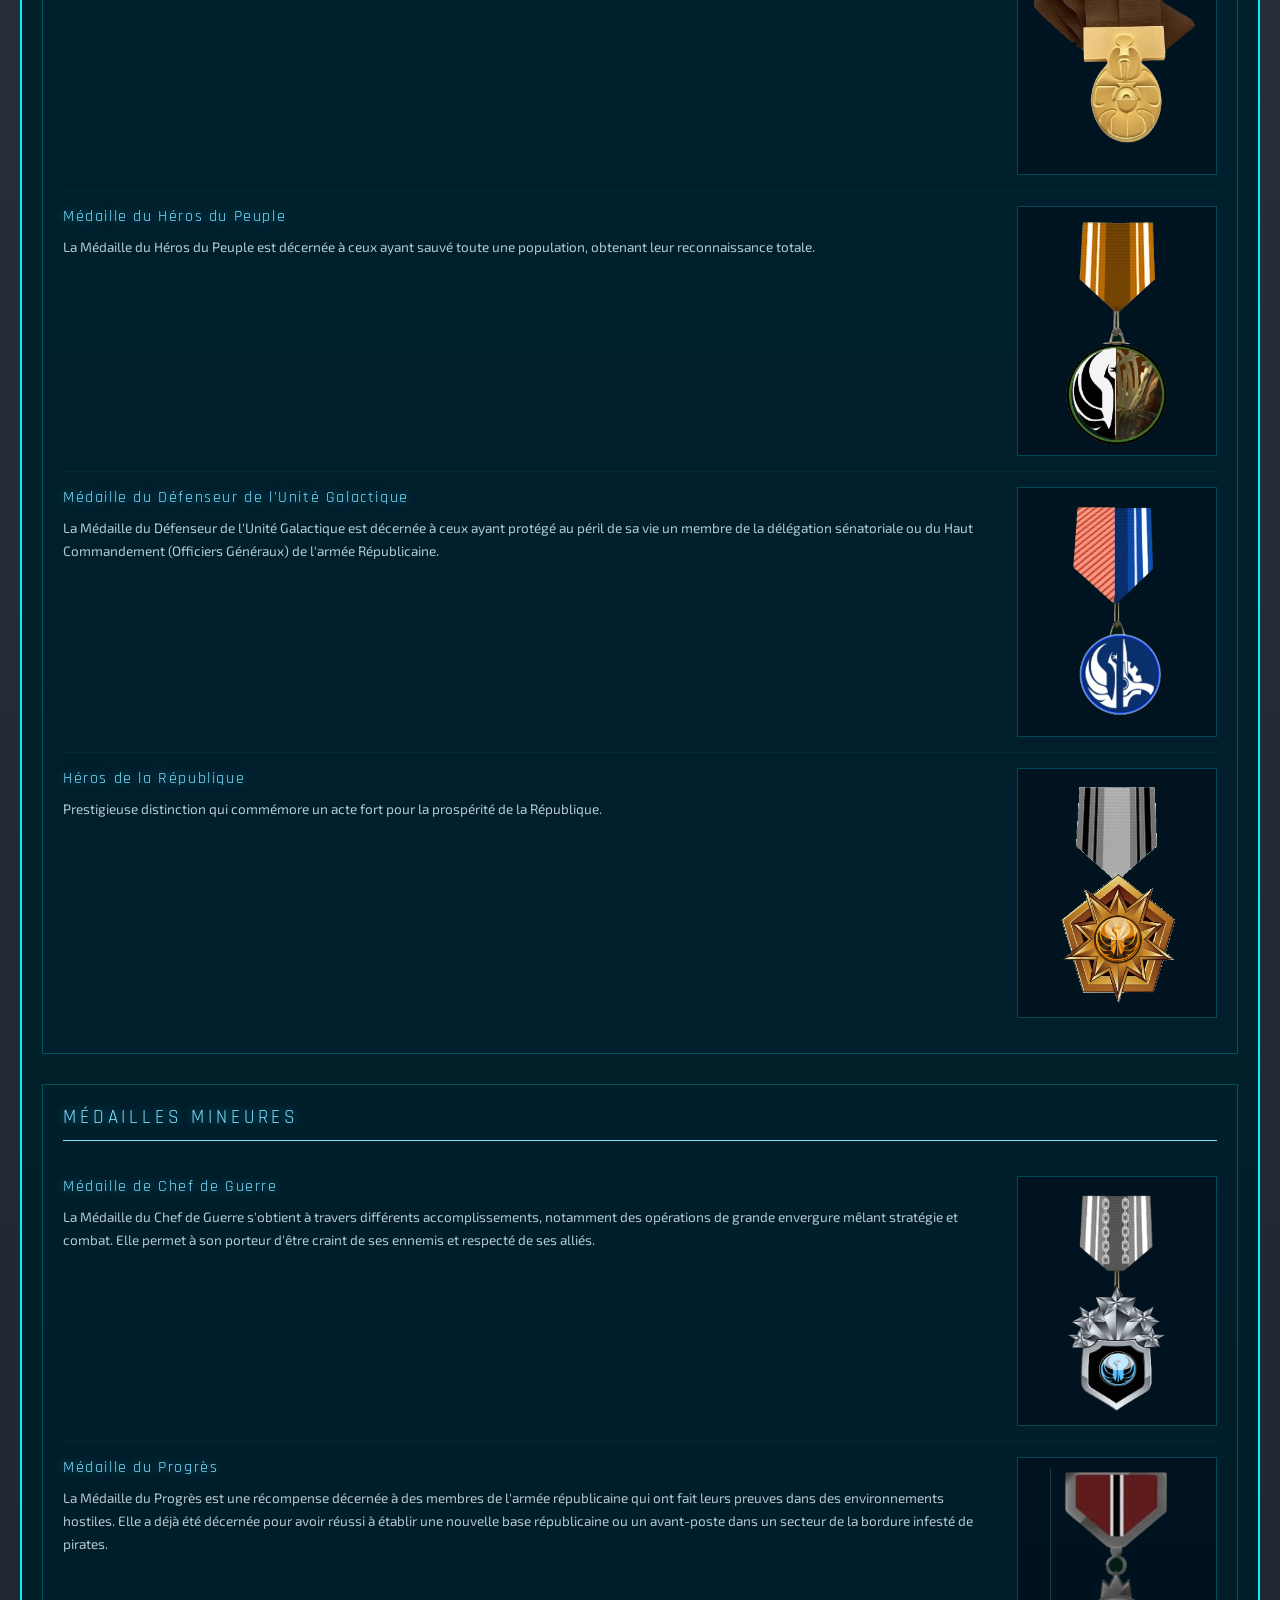
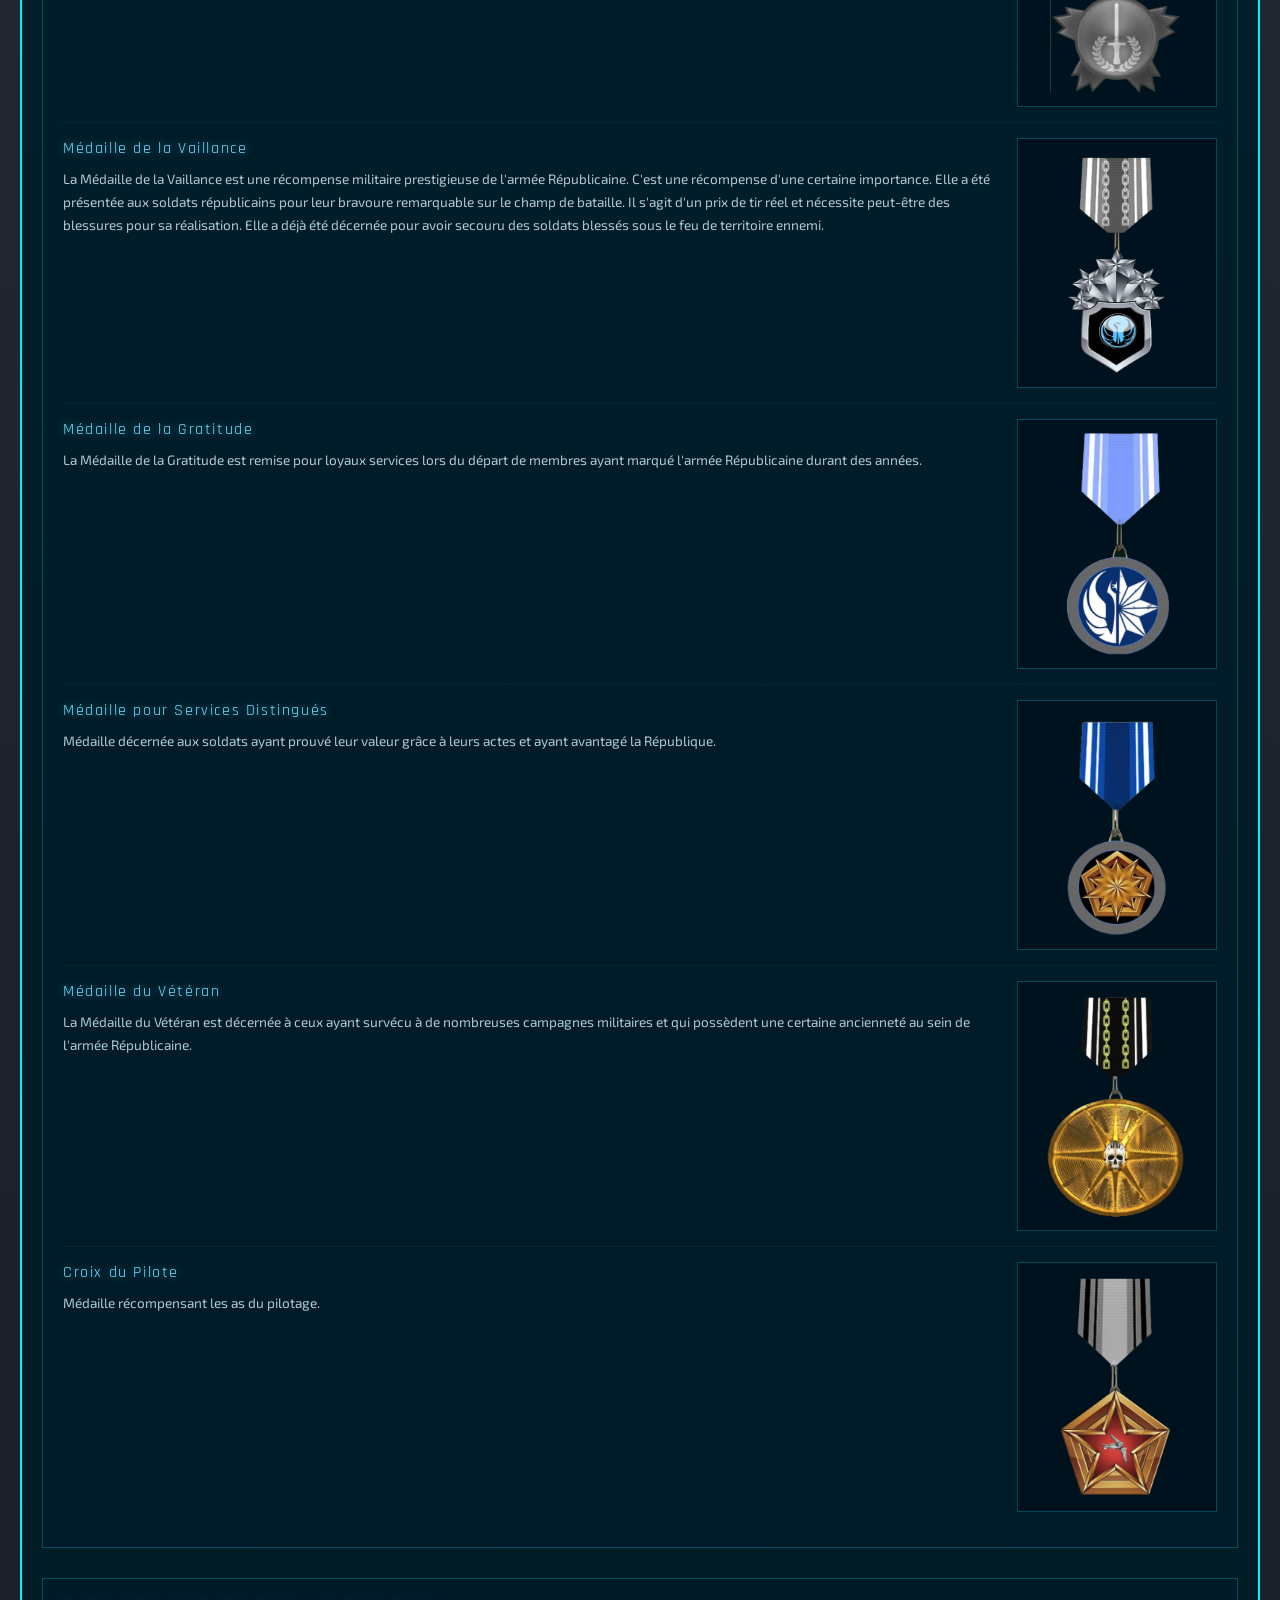
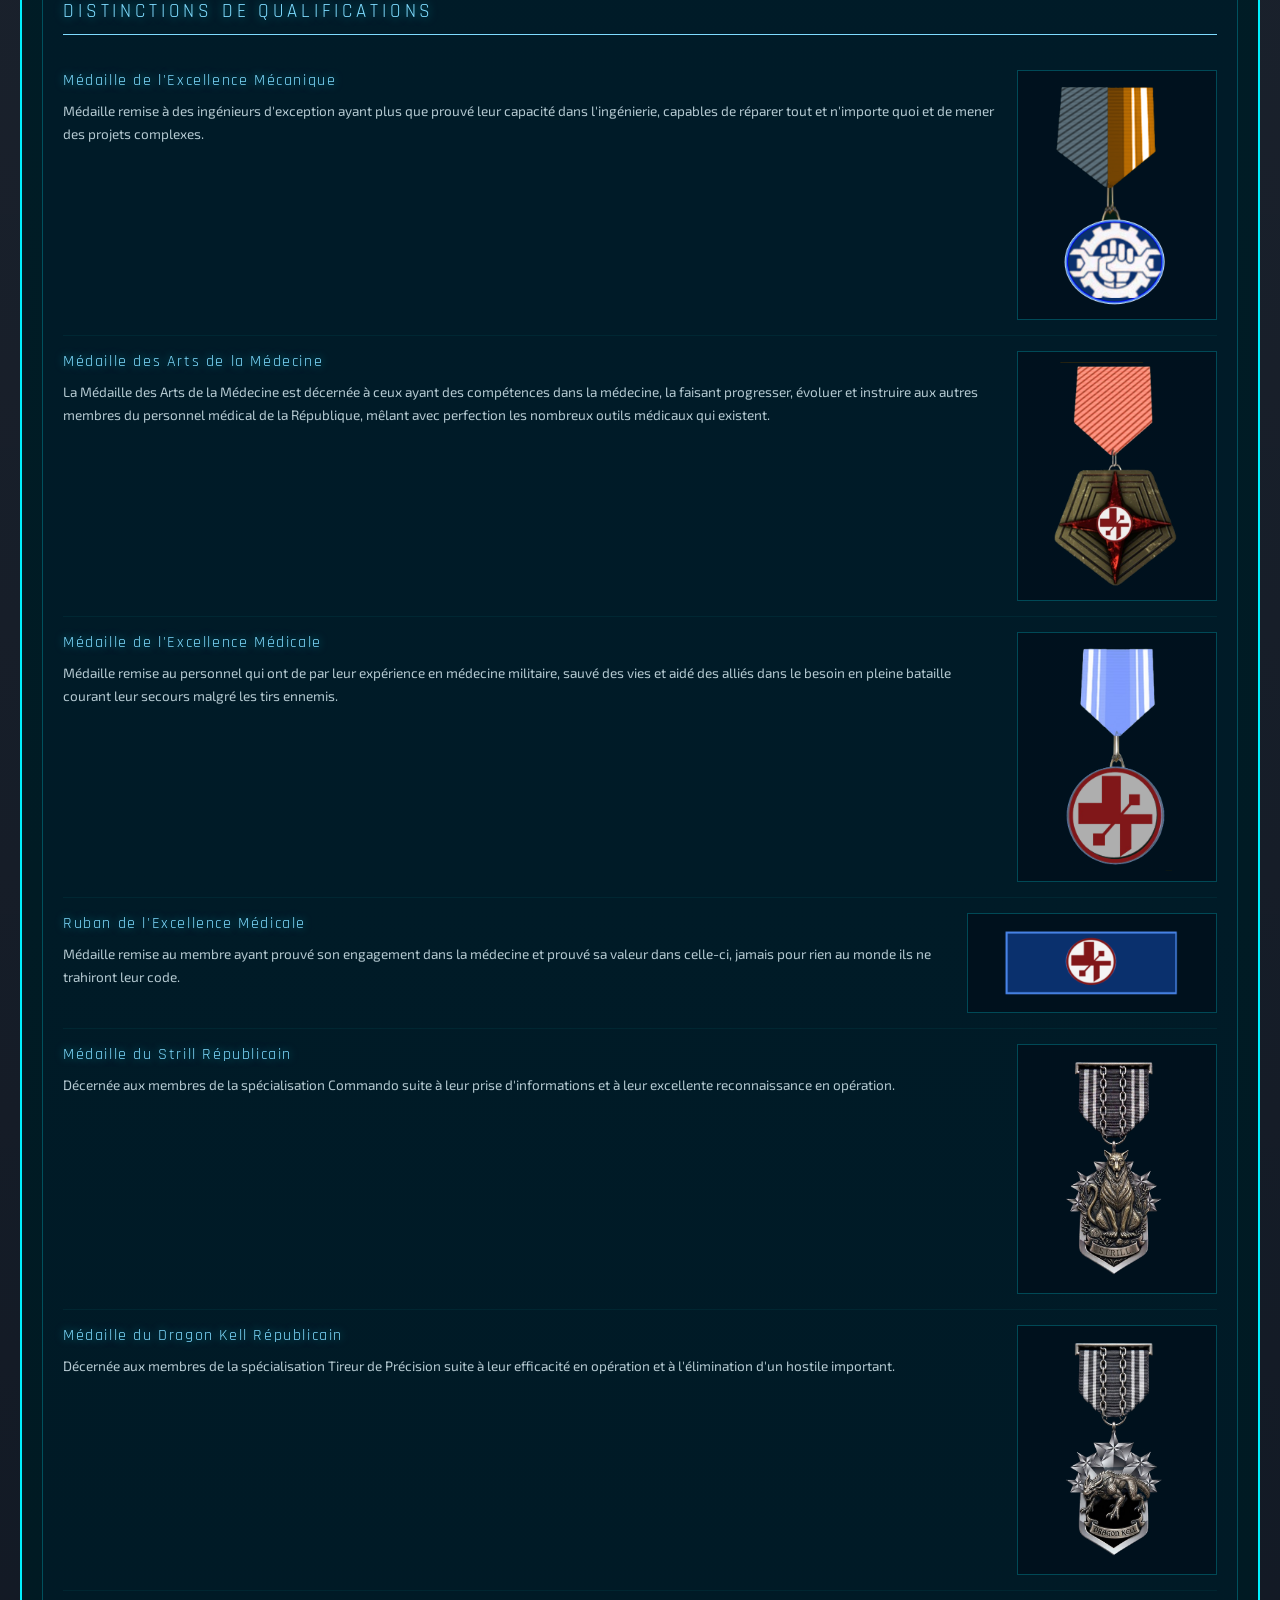
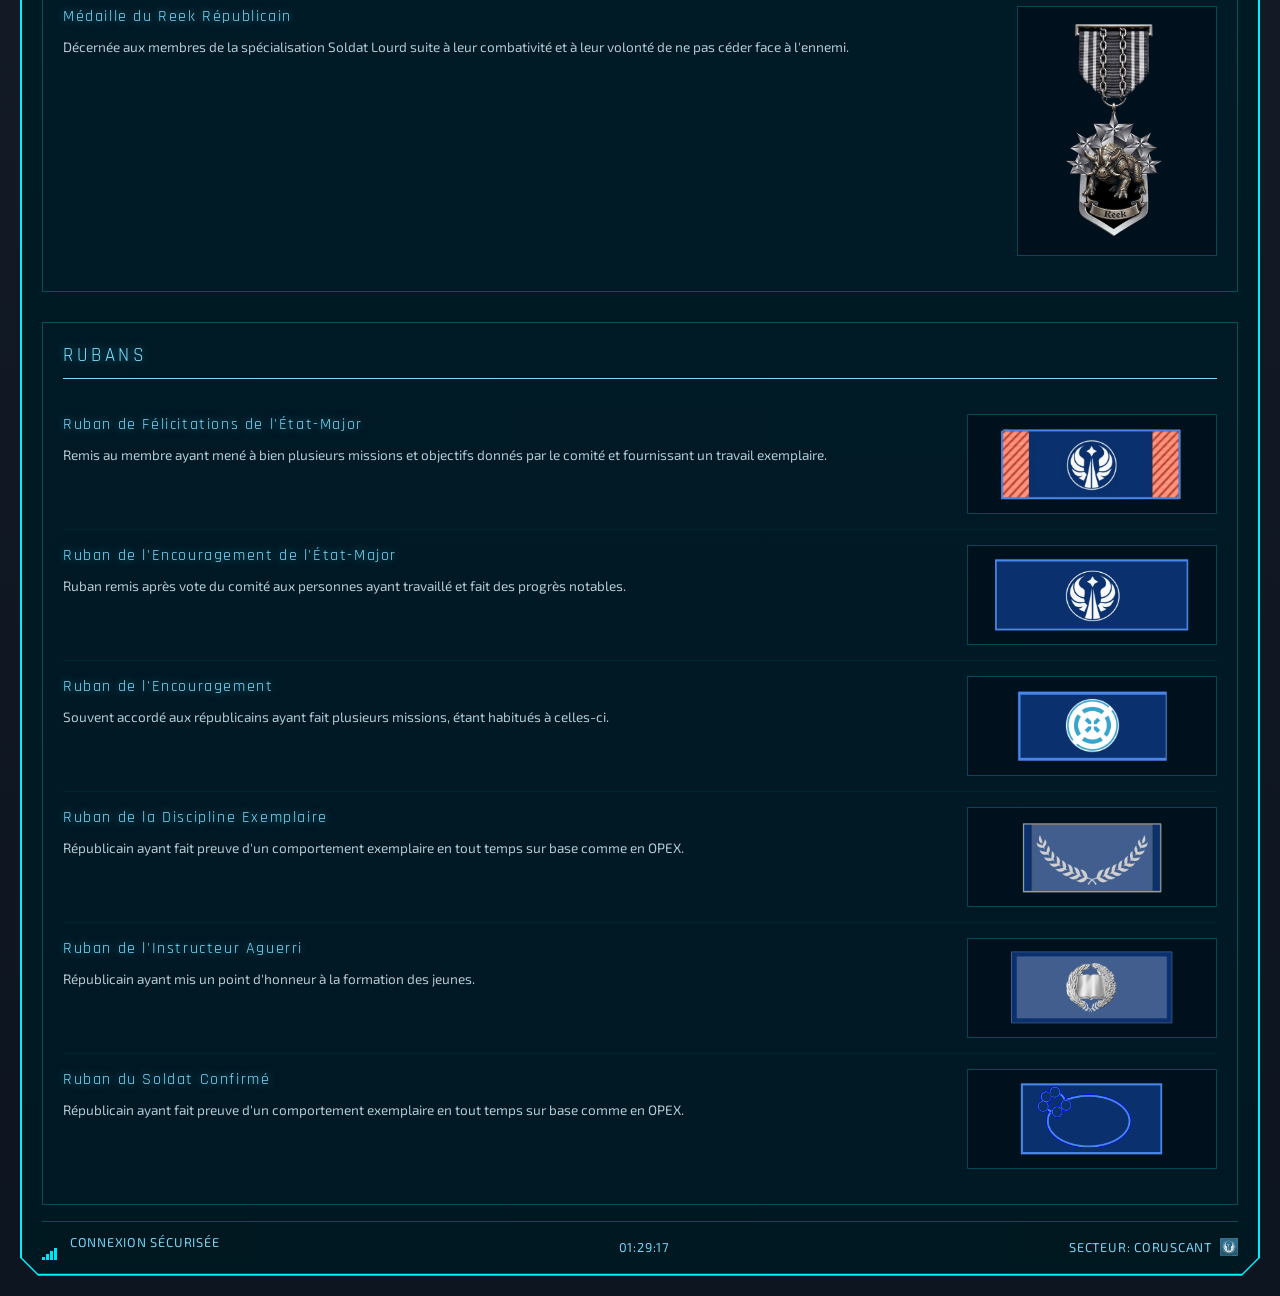
<file: unites.html>
<!DOCTYPE html>
<html lang="fr">
<head>
  <meta charset="UTF-8">
  <meta name="viewport" content="width=device-width, initial-scale=1.0">
  <title>HoloNet — Unités Militaires</title>
  <meta name="description" content="Terminal d'accès aux bases de données de la République Galactique. Unités militaires et codes d'alerte.">
  <link rel="stylesheet" href="style.css">
  <link rel="icon" type="image/x-icon" href="images/ICONE.png">

  <!-- DISCORD / OPEN GRAPH EMBED -->
  <meta property="og:type" content="website">
  <meta property="og:title" content="HoloNet — Unités Militaires">
  <meta property="og:description" content="Tableau des unités militaires et codes d'alerte de la République.">
  <meta property="og:url" content="https://insanity-chan.github.io/Tryingthingsout/unites.html">
  <meta property="og:image" content="https://insanity-chan.github.io/Tryingthingsout/preview.png">
  <meta property="og:site_name" content="HoloNet">
  <meta name="theme-color" content="#00f0ff">

  <!-- TWITTER CARD -->
  <meta name="twitter:card" content="summary_large_image">
  <meta name="twitter:title" content="HoloNet — Unités Militaires">
  <meta name="twitter:description" content="Tableau des unités militaires et codes d'alerte de la République.">
  <meta name="twitter:image" content="https://insanity-chan.github.io/Tryingthingsout/preview.png">

  <style>
    /* === TABLEAU AMÉLIORÉ === */
    .holo-table-wrap {
      overflow-x: auto;
      margin: 20px 0;
    }

    .holo-table-unites {
      width: 100%;
      border-collapse: collapse;
      font-size: 0.85rem;
    }

    .holo-table-unites th {
      text-align: left;
      padding: 12px 10px;
      border-bottom: 2px solid var(--holo-cyan);
      text-transform: uppercase;
      letter-spacing: 0.1em;
      font-size: 0.75rem;
      color: var(--holo-cyan);
      text-shadow: 0 0 5px var(--holo-glow);
      background: rgba(0, 26, 51, 0.4);
      white-space: nowrap;
    }

    .holo-table-unites td {
      padding: 10px;
      border-bottom: 1px solid var(--holo-dim);
      opacity: 0.85;
      line-height: 1.5;
    }

    .holo-table-unites tr:hover td {
      background: var(--holo-dim);
      opacity: 1;
    }

    .holo-table-unites tr:nth-child(even) td {
      background: rgba(0, 240, 255, 0.02);
    }

    .holo-table-unites tr:nth-child(even):hover td {
      background: var(--holo-dim);
    }

    /* === CODES D'ALERTE === */
    .holo-codes-grid {
      display: grid;
      grid-template-columns: repeat(auto-fit, minmax(280px, 1fr));
      gap: 15px;
      margin-top: 20px;
    }

    .holo-code-card {
      border: 1px solid var(--holo-dim);
      padding: 20px;
      background: rgba(0, 26, 51, 0.2);
      transition: all 0.3s;
      position: relative;
    }

    .holo-code-card:hover {
      border-color: var(--holo-cyan);
      box-shadow: 0 0 15px var(--holo-glow);
    }

    .holo-code-card .code-name {
      font-family: 'Rajdhani', sans-serif;
      font-size: 1.3rem;
      letter-spacing: 0.2em;
      text-transform: uppercase;
      text-shadow: 0 0 10px var(--holo-glow);
      margin-bottom: 10px;
    }

    .holo-code-card .code-desc {
      font-size: 0.85rem;
      line-height: 1.7;
      opacity: 0.8;
    }

    /* Couleurs spécifiques aux codes */
.code-noir .code-name { color: #ddd; text-shadow: 0 0 10px rgba(221,221,221,0.4); }
.code-noir { border-left: 3px solid #bbb; }

    .code-rouge .code-name { color: #ff2233; text-shadow: 0 0 10px rgba(255,34,51,0.6); }
    .code-rouge { border-left: 3px solid #ff2233; }

    .code-orange .code-name { color: #ff8800; text-shadow: 0 0 10px rgba(255,136,0,0.6); }
    .code-orange { border-left: 3px solid #ff8800; }

    .code-vert .code-name { color: #00ff66; text-shadow: 0 0 10px rgba(0,255,102,0.6); }
    .code-vert { border-left: 3px solid #00ff66; }

    .code-blanc .code-name { color: #cccccc; text-shadow: 0 0 10px rgba(200,200,200,0.4); }
    .code-blanc { border-left: 3px solid #cccccc; }
  </style>
</head>
<body>

  <div id="boot-screen">
    <div class="boot-text">&gt; INITIALISATION DU TERMINAL HOLONET...</div>
    <div class="boot-text">&gt; CONNEXION AU RÉSEAU DE LA RÉPUBLIQUE...</div>
    <div class="boot-text">&gt; CHARGEMENT : UNITÉS & CODES D'ALERTE...</div>
    <div class="boot-bar"><div class="boot-bar-fill"></div></div>
  </div>

  <div class="holo-header">
    <h1>Unités Militaires</h1>
    <div class="subtitle">Organisation & Codes d'Alerte — République Galactique</div>
  </div>

  <div class="holo-frame">

    <div class="holo-nav">
      <a href="index.html"><button>Accueil</button></a>
      <a href="histoir.html"><button>Histoire du Corps</button></a>
      <a href="formation.html"><button>Formation Cadet</button></a>
      <a href="unites.html"><button>Unités & Code Millitaire</button></a>
      <a href="sphere.html"><button>Sphère</button></a>
      <a href="effectif.html"><button>Effectif</button></a>
    </div>

    <!-- TABLEAU -->
    <div class="holo-panel active">
      <h2>Tableau des Unités</h2>
      <p>Structure militaire républicaine — de l'unité de base au Corps d'Armée.</p>

      <div class="holo-table-wrap">
        <table class="holo-table-unites">
          <thead>
            <tr>
              <th>Unité</th>
              <th>Effectif</th>
              <th>Commandé par</th>
              <th>Grade type</th>
              <th>Commentaires</th>
            </tr>
          </thead>
          <tbody>
            <tr>
              <td>Soldat / Spécialiste</td>
              <td>1</td>
              <td>—</td>
              <td>Soldat / Spécialiste</td>
              <td>Base élémentaire</td>
            </tr>
            <tr>
              <td>Équipe de combat</td>
              <td>4-6</td>
              <td>Chef d'équipe</td>
              <td>Caporal</td>
              <td>Équipe de base</td>
            </tr>
            <tr>
              <td>Groupe tactique</td>
              <td>12</td>
              <td>Chef de groupe</td>
              <td>Sergent</td>
              <td>Environ 2-3 équipes</td>
            </tr>
            <tr>
              <td>Section d'intervention</td>
              <td>48</td>
              <td>Chef de section</td>
              <td>Sergent-Chef</td>
              <td>4 groupes</td>
            </tr>
            <tr>
              <td>Section renforcée</td>
              <td>48-64</td>
              <td>Chef de section supérieure</td>
              <td>Enseigne</td>
              <td>Supervision de plusieurs sections ou groupe plus grand</td>
            </tr>
            <tr>
              <td>Peloton</td>
              <td>192</td>
              <td>Chef de peloton</td>
              <td>Lieutenant</td>
              <td>4 sections</td>
            </tr>
            <tr>
              <td>Compagnie</td>
              <td>768</td>
              <td>Chef de compagnie</td>
              <td>Capitaine</td>
              <td>4 pelotons</td>
            </tr>
            <tr>
              <td>Bataillon</td>
              <td>3 072</td>
              <td>Chef de bataillon</td>
              <td>Major</td>
              <td>4 compagnies</td>
            </tr>
            <tr>
              <td>Régiment</td>
              <td>12 288</td>
              <td>Chef de régiment</td>
              <td>Colonel</td>
              <td>4 bataillons</td>
            </tr>
            <tr>
              <td>Brigade</td>
              <td>49 152</td>
              <td>Chef de brigade</td>
              <td>Commandant</td>
              <td>4 régiments</td>
            </tr>
            <tr>
              <td>Division</td>
              <td>196 608</td>
              <td>Chef de division</td>
              <td>Commandant / Général</td>
              <td>4 brigades</td>
            </tr>
            <tr>
              <td>Corps d'armée</td>
              <td>786 432</td>
              <td>Chef de corps</td>
              <td>Général</td>
              <td>4 divisions</td>
            </tr>
          </tbody>
        </table>
      </div>

      <!-- CODES D'ALERTE -->
      <h2 style="margin-top: 50px;">Codes d'Alerte</h2>
      <p>Significations des codes d'alerte républicains.</p>

      <div class="holo-codes-grid">

        <div class="holo-code-card code-noir">
          <div class="code-name">Code Noir</div>
          <div class="code-desc">Évacuation de la base ou du vaisseau.</div>
        </div>

        <div class="holo-code-card code-rouge">
          <div class="code-name">Code Rouge</div>
          <div class="code-desc">Tout le personnel à son poste de combat, sécurisation des zones clefs, et mise en sécurité des V.I.P.</div>
        </div>

        <div class="holo-code-card code-orange">
          <div class="code-name">Code Orange</div>
          <div class="code-desc">Menace potentielle, des patrouilles doivent être organisées et une vigilance accrue est de mise. Sabre éteint et Blaster dans les mains.</div>
        </div>

        <div class="holo-code-card code-vert">
          <div class="code-name">Code Vert</div>
          <div class="code-desc">Menace infectieuse, casque obligatoire ou au pire des respirateurs. Quarantaine de mise. Suivre les recommandations du personnel médical. Sabre éteint et Blaster dans les mains.</div>
        </div>

        <div class="holo-code-card code-blanc">
          <div class="code-name">Code Blanc</div>
          <div class="code-desc">Rien à Signaler. Sabre et Blaster à la ceinture ou dans holster.</div>
        </div>

      </div>
    </div>
      <!-- MÉDAILLES & DÉCORATIONS -->
      <h2 style="margin-top: 50px;">Médailles & Décorations</h2>
      <p>Décorations de la République Galactique.</p>

      <style>
        .holo-medaille-category {
          margin-top: 30px;
          padding: 20px;
          border: 1px solid var(--holo-dim);
          background: rgba(0, 26, 51, 0.2);
        }

        .holo-medaille-category-title {
          font-family: 'Rajdhani', sans-serif;
          font-size: 1.2rem;
          letter-spacing: 0.2em;
          text-transform: uppercase;
          color: var(--holo-cyan);
          text-shadow: 0 0 10px var(--holo-glow);
          margin-bottom: 20px;
          padding-bottom: 10px;
          border-bottom: 1px solid var(--holo-cyan);
        }

        .holo-medaille-item {
          display: flex;
          gap: 20px;
          padding: 15px 0;
          border-bottom: 1px solid rgba(0,240,255,0.05);
        }

        .holo-medaille-item:last-child {
          border-bottom: none;
        }

        .holo-medaille-info {
          flex: 1;
        }

        .holo-medaille-name {
          font-family: 'Rajdhani', sans-serif;
          font-size: 1rem;
          letter-spacing: 0.1em;
          color: var(--holo-cyan);
          text-shadow: 0 0 8px var(--holo-glow);
          margin-bottom: 8px;
        }

        .holo-medaille-desc {
          font-size: 0.85rem;
          line-height: 1.7;
          opacity: 0.8;
          color: var(--text-white);
        }

              .holo-medaille-image {
          width: 200px;
          height: 250px;
          object-fit: contain;
          border: 1px solid var(--holo-dim);
          background: rgba(0,8,20,0.5);
          flex-shrink: 0;
          transition: all 0.3s;
          padding: 10px;
        }

        .holo-medaille-image.ruban {
          width: 250px;
          height: 100px;
        }

        .holo-medaille-image:hover {
          border-color: var(--holo-cyan);
          box-shadow: 0 0 15px var(--holo-glow);
        }

        .holo-medaille-image.placeholder {
          display: flex;
          align-items: center;
          justify-content: center;
          font-size: 0.7rem;
          opacity: 0.3;
          font-style: italic;
        }

                @media (max-width: 600px) {
          .holo-medaille-item {
            flex-direction: column-reverse;
          }

          .holo-medaille-image {
            width: 160px;
            height: 200px;
          }

          .holo-medaille-image.ruban {
            width: 200px;
            height: 80px;
          }
        }
      </style>

      <!-- MÉDAILLES MAJEURES -->
      <div class="holo-medaille-category">
        <div class="holo-medaille-category-title">Médailles Majeures</div>

        <div class="holo-medaille-item">
          <div class="holo-medaille-info">
            <div class="holo-medaille-name">Croix de Gloire</div>
            <div class="holo-medaille-desc">La Croix de Gloire est la plus haute distinction décernée pour héroïsme extraordinaire, les récipiendaires sont aussi reconnus comme « Légende de la République ».</div>
          </div>
          <img class="holo-medaille-image" src="images/medailles/croix-gloire.png" alt="Croix de Gloire"
               onerror="this.classList.add('placeholder');this.alt='';this.src='';this.textContent='Image'">
        </div>

        <div class="holo-medaille-item">
          <div class="holo-medaille-info">
            <div class="holo-medaille-name">Médaille du Héros du Peuple</div>
            <div class="holo-medaille-desc">La Médaille du Héros du Peuple est décernée à ceux ayant sauvé toute une population, obtenant leur reconnaissance totale.</div>
          </div>
          <img class="holo-medaille-image" src="images/medailles/heros-peuple.png" alt="Médaille du Héros du Peuple"
               onerror="this.classList.add('placeholder');this.alt='';this.src='';this.textContent='Image'">
        </div>

        <div class="holo-medaille-item">
          <div class="holo-medaille-info">
            <div class="holo-medaille-name">Médaille du Défenseur de l'Unité Galactique</div>
            <div class="holo-medaille-desc">La Médaille du Défenseur de l'Unité Galactique est décernée à ceux ayant protégé au péril de sa vie un membre de la délégation sénatoriale ou du Haut Commandement (Officiers Généraux) de l'armée Républicaine.</div>
          </div>
          <img class="holo-medaille-image" src="images/medailles/defenseur-unite.png" alt="Médaille du Défenseur de l'Unité Galactique"
               onerror="this.classList.add('placeholder');this.alt='';this.src='';this.textContent='Image'">
        </div>

        <div class="holo-medaille-item">
          <div class="holo-medaille-info">
            <div class="holo-medaille-name">Héros de la République</div>
            <div class="holo-medaille-desc">Prestigieuse distinction qui commémore un acte fort pour la prospérité de la République.</div>
          </div>
          <img class="holo-medaille-image" src="images/medailles/heros-republique.png" alt="Héros de la République"
               onerror="this.classList.add('placeholder');this.alt='';this.src='';this.textContent='Image'">
        </div>
      </div>

      <!-- MÉDAILLES MINEURES -->
      <div class="holo-medaille-category">
        <div class="holo-medaille-category-title">Médailles Mineures</div>

        <div class="holo-medaille-item">
          <div class="holo-medaille-info">
            <div class="holo-medaille-name">Médaille de Chef de Guerre</div>
            <div class="holo-medaille-desc">La Médaille du Chef de Guerre s'obtient à travers différents accomplissements, notamment des opérations de grande envergure mêlant stratégie et combat. Elle permet à son porteur d'être craint de ses ennemis et respecté de ses alliés.</div>
          </div>
          <img class="holo-medaille-image" src="images/medailles/chef-guerre.png" alt="Médaille de Chef de Guerre"
               onerror="this.classList.add('placeholder');this.alt='';this.src='';this.textContent='Image'">
        </div>

        <div class="holo-medaille-item">
          <div class="holo-medaille-info">
            <div class="holo-medaille-name">Médaille du Progrès</div>
            <div class="holo-medaille-desc">La Médaille du Progrès est une récompense décernée à des membres de l'armée républicaine qui ont fait leurs preuves dans des environnements hostiles. Elle a déjà été décernée pour avoir réussi à établir une nouvelle base républicaine ou un avant-poste dans un secteur de la bordure infesté de pirates.</div>
          </div>
          <img class="holo-medaille-image" src="images/medailles/progres.png" alt="Médaille du Progrès"
               onerror="this.classList.add('placeholder');this.alt='';this.src='';this.textContent='Image'">
        </div>

        <div class="holo-medaille-item">
          <div class="holo-medaille-info">
            <div class="holo-medaille-name">Médaille de la Vaillance</div>
            <div class="holo-medaille-desc">La Médaille de la Vaillance est une récompense militaire prestigieuse de l'armée Républicaine. C'est une récompense d'une certaine importance. Elle a été présentée aux soldats républicains pour leur bravoure remarquable sur le champ de bataille. Il s'agit d'un prix de tir réel et nécessite peut-être des blessures pour sa réalisation. Elle a déjà été décernée pour avoir secouru des soldats blessés sous le feu de territoire ennemi.</div>
          </div>
          <img class="holo-medaille-image" src="images/medailles/vaillance.png" alt="Médaille de la Vaillance"
               onerror="this.classList.add('placeholder');this.alt='';this.src='';this.textContent='Image'">
        </div>

        <div class="holo-medaille-item">
          <div class="holo-medaille-info">
            <div class="holo-medaille-name">Médaille de la Gratitude</div>
            <div class="holo-medaille-desc">La Médaille de la Gratitude est remise pour loyaux services lors du départ de membres ayant marqué l'armée Républicaine durant des années.</div>
          </div>
          <img class="holo-medaille-image" src="images/medailles/gratitude.png" alt="Médaille de la Gratitude"
               onerror="this.classList.add('placeholder');this.alt='';this.src='';this.textContent='Image'">
        </div>

        <div class="holo-medaille-item">
          <div class="holo-medaille-info">
            <div class="holo-medaille-name">Médaille pour Services Distingués</div>
            <div class="holo-medaille-desc">Médaille décernée aux soldats ayant prouvé leur valeur grâce à leurs actes et ayant avantagé la République.</div>
          </div>
          <img class="holo-medaille-image" src="images/medailles/services-distingues.png" alt="Médaille pour Services Distingués"
               onerror="this.classList.add('placeholder');this.alt='';this.src='';this.textContent='Image'">
        </div>

        <div class="holo-medaille-item">
          <div class="holo-medaille-info">
            <div class="holo-medaille-name">Médaille du Vétéran</div>
            <div class="holo-medaille-desc">La Médaille du Vétéran est décernée à ceux ayant survécu à de nombreuses campagnes militaires et qui possèdent une certaine ancienneté au sein de l'armée Républicaine.</div>
          </div>
          <img class="holo-medaille-image" src="images/medailles/veteran.png" alt="Médaille du Vétéran"
               onerror="this.classList.add('placeholder');this.alt='';this.src='';this.textContent='Image'">
        </div>

        <div class="holo-medaille-item">
          <div class="holo-medaille-info">
            <div class="holo-medaille-name">Croix du Pilote</div>
            <div class="holo-medaille-desc">Médaille récompensant les as du pilotage.</div>
          </div>
          <img class="holo-medaille-image" src="images/medailles/croix-pilote.png" alt="Croix du Pilote"
               onerror="this.classList.add('placeholder');this.alt='';this.src='';this.textContent='Image'">
        </div>
      </div>

      <!-- DISTINCTIONS DE QUALIFICATIONS -->
      <div class="holo-medaille-category">
        <div class="holo-medaille-category-title">Distinctions de Qualifications</div>

        <div class="holo-medaille-item">
          <div class="holo-medaille-info">
            <div class="holo-medaille-name">Médaille de l'Excellence Mécanique</div>
            <div class="holo-medaille-desc">Médaille remise à des ingénieurs d'exception ayant plus que prouvé leur capacité dans l'ingénierie, capables de réparer tout et n'importe quoi et de mener des projets complexes.</div>
          </div>
          <img class="holo-medaille-image" src="images/medailles/excellence-mecanique.png" alt="Médaille de l'Excellence Mécanique"
               onerror="this.classList.add('placeholder');this.alt='';this.src='';this.textContent='Image'">
        </div>

        <div class="holo-medaille-item">
          <div class="holo-medaille-info">
            <div class="holo-medaille-name">Médaille des Arts de la Médecine</div>
            <div class="holo-medaille-desc">La Médaille des Arts de la Médecine est décernée à ceux ayant des compétences dans la médecine, la faisant progresser, évoluer et instruire aux autres membres du personnel médical de la République, mêlant avec perfection les nombreux outils médicaux qui existent.</div>
          </div>
          <img class="holo-medaille-image" src="images/medailles/arts-medecine.png" alt="Médaille des Arts de la Médecine"
               onerror="this.classList.add('placeholder');this.alt='';this.src='';this.textContent='Image'">
        </div>

        <div class="holo-medaille-item">
          <div class="holo-medaille-info">
            <div class="holo-medaille-name">Médaille de l'Excellence Médicale</div>
            <div class="holo-medaille-desc">Médaille remise au personnel qui ont de par leur expérience en médecine militaire, sauvé des vies et aidé des alliés dans le besoin en pleine bataille courant leur secours malgré les tirs ennemis.</div>
          </div>
          <img class="holo-medaille-image" src="images/medailles/excellence-medicale.png" alt="Médaille de l'Excellence Médicale"
               onerror="this.classList.add('placeholder');this.alt='';this.src='';this.textContent='Image'">
        </div>

        <div class="holo-medaille-item">
          <div class="holo-medaille-info">
            <div class="holo-medaille-name">Ruban de l'Excellence Médicale</div>
            <div class="holo-medaille-desc">Médaille remise au membre ayant prouvé son engagement dans la médecine et prouvé sa valeur dans celle-ci, jamais pour rien au monde ils ne trahiront leur code.</div>
          </div>
                    <img class="holo-medaille-image ruban" src="images/medailles/ruban-excellence-medicale.png" alt="Ruban de l'Excellence Médicale"
               onerror="this.classList.add('placeholder');this.alt='';this.src='';this.textContent='Image'">
        </div>
        <div class="holo-medaille-item">
          <div class="holo-medaille-info">
            <div class="holo-medaille-name">Médaille du Strill Républicain</div>
            <div class="holo-medaille-desc">Décernée aux membres de la spécialisation Commando suite à leur prise d'informations et à leur excellente reconnaissance en opération.</div>
          </div>
          <img class="holo-medaille-image" src="images/medailles/strill-republicain.png" alt="Médaille du Strill Républicain"
               onerror="this.classList.add('placeholder');this.alt='';this.src='';this.textContent='Image'">
        </div>

        <div class="holo-medaille-item">
          <div class="holo-medaille-info">
            <div class="holo-medaille-name">Médaille du Dragon Kell Républicain</div>
            <div class="holo-medaille-desc">Décernée aux membres de la spécialisation Tireur de Précision suite à leur efficacité en opération et à l'élimination d'un hostile important.</div>
          </div>
          <img class="holo-medaille-image" src="images/medailles/dragon-kell-republicain.png" alt="Médaille du Dragon Kell Républicain"
               onerror="this.classList.add('placeholder');this.alt='';this.src='';this.textContent='Image'">
        </div>

        <div class="holo-medaille-item">
          <div class="holo-medaille-info">
            <div class="holo-medaille-name">Médaille du Reek Républicain</div>
            <div class="holo-medaille-desc">Décernée aux membres de la spécialisation Soldat Lourd suite à leur combativité et à leur volonté de ne pas céder face à l'ennemi.</div>
          </div>
          <img class="holo-medaille-image" src="images/medailles/reek-republicain.png" alt="Médaille du Reek Républicain"
               onerror="this.classList.add('placeholder');this.alt='';this.src='';this.textContent='Image'">
        </div>
      </div>

      <!-- RUBANS -->
      <div class="holo-medaille-category">
        <div class="holo-medaille-category-title">Rubans</div>

        <div class="holo-medaille-item">
          <div class="holo-medaille-info">
            <div class="holo-medaille-name">Ruban de Félicitations de l'État-Major</div>
            <div class="holo-medaille-desc">Remis au membre ayant mené à bien plusieurs missions et objectifs donnés par le comité et fournissant un travail exemplaire.</div>
          </div>
                    <img class="holo-medaille-image ruban" src="images/medailles/ruban-felicitations-etat-major.png" alt="Ruban de Félicitations de l'État-Major"
               onerror="this.classList.add('placeholder');this.alt='';this.src='';this.textContent='Image'">
        </div>

        <div class="holo-medaille-item">
          <div class="holo-medaille-info">
            <div class="holo-medaille-name">Ruban de l'Encouragement de l'État-Major</div>
            <div class="holo-medaille-desc">Ruban remis après vote du comité aux personnes ayant travaillé et fait des progrès notables.</div>
          </div>
                    <img class="holo-medaille-image ruban" src="images/medailles/ruban-encouragement-etat-major.png" alt="Ruban de l'Encouragement de l'État-Major"
               onerror="this.classList.add('placeholder');this.alt='';this.src='';this.textContent='Image'">
        </div>

        <div class="holo-medaille-item">
          <div class="holo-medaille-info">
            <div class="holo-medaille-name">Ruban de l'Encouragement</div>
            <div class="holo-medaille-desc">Souvent accordé aux républicains ayant fait plusieurs missions, étant habitués à celles-ci.</div>
          </div>
                    <img class="holo-medaille-image ruban" src="images/medailles/ruban-encouragement.png" alt="Ruban de l'Encouragement"
               onerror="this.classList.add('placeholder');this.alt='';this.src='';this.textContent='Image'">
        </div>

        <div class="holo-medaille-item">
          <div class="holo-medaille-info">
            <div class="holo-medaille-name">Ruban de la Discipline Exemplaire</div>
            <div class="holo-medaille-desc">Républicain ayant fait preuve d'un comportement exemplaire en tout temps sur base comme en OPEX.</div>
          </div>
                    <img class="holo-medaille-image ruban" src="images/medailles/ruban-discipline-exemplaire.png" alt="Ruban de la Discipline Exemplaire"
               onerror="this.classList.add('placeholder');this.alt='';this.src='';this.textContent='Image'">
        </div>

        <div class="holo-medaille-item">
          <div class="holo-medaille-info">
            <div class="holo-medaille-name">Ruban de l'Instructeur Aguerri</div>
            <div class="holo-medaille-desc">Républicain ayant mis un point d'honneur à la formation des jeunes.</div>
          </div>
                    <img class="holo-medaille-image ruban" src="images/medailles/ruban-instructeurs-agueris.png" alt="Ruban de l'Instructeur Aguerri"
               onerror="this.classList.add('placeholder');this.alt='';this.src='';this.textContent='Image'">
        </div>

        <div class="holo-medaille-item">
          <div class="holo-medaille-info">
            <div class="holo-medaille-name">Ruban du Soldat Confirmé</div>
            <div class="holo-medaille-desc">Républicain ayant fait preuve d'un comportement exemplaire en tout temps sur base comme en OPEX.</div>
          </div>
                    <img class="holo-medaille-image ruban" src="images/medailles/ruban-soldat-confirme.png" alt="Ruban du Soldat Confirmé"
               onerror="this.classList.add('placeholder');this.alt='';this.src='';this.textContent='Image'">
        </div>
      </div>

    <div class="holo-status">
      <span><span class="blink">●</span> CONNEXION SÉCURISÉE</span>
      <span id="horloge">--:--:--</span>
      <span>SECTEUR: CORUSCANT</span>
    </div>
  </div>

  <script>
    setTimeout(() => {
  document.getElementById('boot-screen').style.display = 'none';
}, 700);

    function updateClock() {
      const now = new Date();
      const h = String(now.getHours()).padStart(2, '0');
      const m = String(now.getMinutes()).padStart(2, '0');
      const s = String(now.getSeconds()).padStart(2, '0');
      document.getElementById('horloge').textContent = `${h}:${m}:${s}`;
    }
    setInterval(updateClock, 1000);
    updateClock();
  </script>
</body>
</html>
</file>
<file: style.css>
@import url('https://fonts.googleapis.com/css2?family=Rajdhani:wght@500;600;700&family=Exo+2:wght@400;500;600&display=swap');

:root {
  --holo-cyan: #7fdcff;        /* BLEU CLAIR : titres, liens, texte secondaire */
  --holo-neon: #00f0ff;        /* CYAN NÉON : cadres, bordures, lueurs */
  --holo-accent: #ffffff;      /* BLANC : onglet actif, icônes, titres de cartes */
  --holo-blue: #0a84ff;
  --holo-deep: #001a33;
  --holo-glow: rgba(0, 240, 255, 0.5);
  --holo-dim: rgba(0, 240, 255, 0.25);
  --panel: rgba(0, 14, 28, 0.82);
  --bg-dark: #000814;
  --text-white: #e0f4fb;
  --hud-top: rgba(0, 34, 52, 0.96);
  --hud-bottom: rgba(0, 12, 22, 0.96);
  --hud-frame-top: rgba(0, 12, 22, 0.9);
  --hud-frame-bottom: rgba(0, 6, 14, 0.92);
  --hud-tab-top: rgba(0, 44, 66, 0.9);
  --hud-tab-bottom: rgba(0, 16, 28, 0.95);
  --hud-accent-top: #ffffff;
  --hud-accent-bottom: #a9e6ff;
  --hud-accent-text: #00141f;
}

* { margin: 0; padding: 0; box-sizing: border-box; }

a, a:visited { color: var(--holo-cyan); text-decoration: none; }

body {
  background: var(--bg-dark);
  color: var(--text-white);
  font-family: 'Exo 2', monospace;
  overflow-x: hidden;
  min-height: 100vh;
  position: relative;
}

body::before {
  content: '';
  position: fixed;
  top: 0; left: 0;
  width: 100%; height: 100%;
  background: repeating-linear-gradient(0deg, transparent 0px, transparent 2px, rgba(0,240,255,0.03) 3px, rgba(0,240,255,0.03) 4px);
  pointer-events: none;
  z-index: 9999;
}

body::after {
  content: '';
  position: fixed;
  top: 0; left: 0;
  width: 100%; height: 100%;
  background: radial-gradient(ellipse at center, transparent 60%, rgba(0,240,255,0.04) 100%);
  pointer-events: none;
  z-index: 9998;
  animation: flicker 6s infinite;
}

@keyframes flicker {
  0%,100% { opacity: 1; }
  92% { opacity: 1; }
  93% { opacity: 0.85; }
  94% { opacity: 1; }
  96% { opacity: 0.9; }
  97% { opacity: 1; }
}

.holo-header {
  text-align: center;
  padding: 40px 20px 20px;
}

.holo-header h1 {
  font-family: 'Rajdhani', sans-serif;
  font-weight: 900;
  font-size: clamp(2rem, 6vw, 4rem);
  letter-spacing: 0.3em;
  text-transform: uppercase;
  color: var(--holo-cyan);
  text-shadow: 0 0 10px var(--holo-glow), 0 0 30px var(--holo-glow), 0 0 60px rgba(0,240,255,0.3);
  animation: textGlow 3s ease-in-out infinite alternate;
}

@keyframes textGlow {
  from { text-shadow: 0 0 10px var(--holo-glow), 0 0 30px var(--holo-glow), 0 0 60px rgba(0,240,255,0.3); }
  to   { text-shadow: 0 0 15px var(--holo-glow), 0 0 45px var(--holo-glow), 0 0 80px rgba(0,240,255,0.5); }
}

.holo-header .subtitle {
  font-size: 0.85rem;
  letter-spacing: 0.5em;
  margin-top: 8px;
  opacity: 0.6;
  text-transform: uppercase;
  color: var(--holo-cyan);
}

.holo-frame {
  position: relative;
  border: 1px solid var(--holo-dim);
  background: rgba(0, 26, 51, 0.3);
  backdrop-filter: blur(2px);
  margin: 20px;
  padding: 30px;
}

.holo-frame::before,
.holo-frame::after {
  content: '';
  position: absolute;
  width: 20px; height: 20px;
  border: 2px solid var(--holo-cyan);
  box-shadow: 0 0 10px var(--holo-glow);
}

.holo-frame::before { top: -2px; left: -2px; border-right: none; border-bottom: none; }
.holo-frame::after  { bottom: -2px; right: -2px; border-left: none; border-top: none; }

.holo-nav {
  display: flex;
  justify-content: center;
  gap: 10px;
  flex-wrap: wrap;
  margin-bottom: 30px;
}

.holo-nav a { text-decoration: none; }

.holo-nav button {
  background: transparent;
  border: 1px solid var(--holo-dim);
  color: var(--holo-cyan);
  padding: 8px 24px;
  font-family: 'Exo 2', monospace;
  font-size: 0.85rem;
  letter-spacing: 0.15em;
  text-transform: uppercase;
  cursor: pointer;
  transition: all 0.3s;
}

.holo-nav button:hover,
.holo-nav button.active {
  border-color: var(--holo-cyan);
  background: var(--holo-dim);
  box-shadow: 0 0 15px var(--holo-glow), inset 0 0 15px rgba(0,240,255,0.1);
  text-shadow: 0 0 8px var(--holo-glow);
}

.holo-panel {
  display: none;
  animation: panelFade 0.5s ease;
}

.holo-panel.active { display: block; }

@keyframes panelFade {
  from { opacity: 0; transform: translateY(10px); }
  to   { opacity: 1; transform: translateY(0); }
}

.holo-panel h2 {
  font-family: 'Rajdhani', sans-serif;
  font-size: 1.3rem;
  letter-spacing: 0.2em;
  margin-bottom: 15px;
  text-transform: uppercase;
  border-bottom: 1px solid var(--holo-dim);
  padding-bottom: 10px;
  color: var(--holo-cyan);
  text-shadow: 0 0 10px var(--holo-glow);
}

.holo-panel p {
  line-height: 1.8;
  opacity: 0.9;
  margin-bottom: 15px;
  color: var(--text-white);
}

.holo-table {
  width: 100%;
  border-collapse: collapse;
  margin-top: 15px;
}

.holo-table th {
  text-align: left;
  padding: 10px;
  border-bottom: 1px solid var(--holo-cyan);
  text-transform: uppercase;
  letter-spacing: 0.1em;
  font-size: 0.8rem;
  color: var(--holo-cyan);
  text-shadow: 0 0 5px var(--holo-glow);
}

.holo-table td {
  padding: 10px;
  border-bottom: 1px solid var(--holo-dim);
  opacity: 0.9;
  color: var(--text-white);
}

.holo-table tr:hover td {
  background: var(--holo-dim);
  opacity: 1;
}

.holo-form input,
.holo-form textarea {
  width: 100%;
  background: rgba(0, 26, 51, 0.5);
  border: 1px solid var(--holo-dim);
  color: var(--text-white);
  padding: 10px 14px;
  font-family: 'Exo 2', monospace;
  font-size: 0.9rem;
  margin-bottom: 12px;
  transition: all 0.3s;
}

.holo-form input:focus,
.holo-form textarea:focus {
  outline: none;
  border-color: var(--holo-cyan);
  box-shadow: 0 0 10px var(--holo-glow);
}

.holo-form button {
  background: transparent;
  border: 1px solid var(--holo-cyan);
  color: var(--holo-cyan);
  padding: 10px 30px;
  font-family: 'Rajdhani', sans-serif;
  font-size: 0.85rem;
  letter-spacing: 0.2em;
  text-transform: uppercase;
  cursor: pointer;
  transition: all 0.3s;
}

.holo-form button:hover {
  background: var(--holo-dim);
  box-shadow: 0 0 20px var(--holo-glow);
}

.holo-status {
  display: flex;
  justify-content: space-between;
  align-items: center;
  margin-top: 20px;
  padding-top: 15px;
  border-top: 1px solid var(--holo-dim);
  font-size: 0.75rem;
  opacity: 0.5;
  letter-spacing: 0.1em;
  color: var(--holo-cyan);
}

.blink { animation: blink 1.5s infinite; }

@keyframes blink {
  0%,100% { opacity: 1; }
  50% { opacity: 0.2; }
}

.holo-grid {
  display: grid;
  grid-template-columns: repeat(auto-fit, minmax(200px, 1fr));
  gap: 15px;
  margin-top: 15px;
}

.holo-card {
  border: 1px solid var(--holo-dim);
  padding: 15px;
  background: rgba(0, 26, 51, 0.2);
  transition: all 0.3s;
}

.holo-card:hover {
  border-color: var(--holo-cyan);
  box-shadow: 0 0 15px var(--holo-glow);
}

.holo-card .label {
  font-size: 0.7rem;
  opacity: 0.6;
  text-transform: uppercase;
  letter-spacing: 0.15em;
  color: var(--holo-cyan);
  text-shadow: 0 0 5px var(--holo-glow);
}

.holo-card .value {
  font-family: 'Rajdhani', sans-serif;
  font-size: 1.5rem;
  margin-top: 5px;
  text-shadow: 0 0 10px var(--holo-glow);
  color: var(--text-white);
}

#boot-screen {
  position: fixed;
  top: 0; left: 0;
  width: 100%; height: 100%;
  background: var(--bg-dark);
  z-index: 10000;
  display: flex;
  align-items: center;
  justify-content: center;
  flex-direction: column;
}

#boot-screen .boot-text {
  font-size: 0.9rem;
  opacity: 0.7;
  margin: 4px 0;
  color: var(--holo-cyan);
}

#boot-screen .boot-bar {
  width: 300px;
  height: 2px;
  background: var(--holo-dim);
  margin-top: 20px;
  overflow: hidden;
}

#boot-screen .boot-bar-fill {
  height: 100%;
  background: var(--holo-cyan);
  box-shadow: 0 0 10px var(--holo-glow);
  width: 0%;
  animation: bootLoad 0.5s ease forwards;
}

@keyframes bootLoad { to { width: 100%; } }

/* === PAGES HISTOIRE ET FORMATION === */

.holo-section {
  margin-top: 40px;
  padding-top: 20px;
  border-top: 1px solid var(--holo-dim);
  animation: panelFade 0.5s ease;
}

.holo-section h2 {
  font-family: 'Rajdhani', sans-serif;
  font-size: 1.3rem;
  letter-spacing: 0.2em;
  margin-bottom: 15px;
  text-transform: uppercase;
  text-shadow: 0 0 10px var(--holo-glow);
  color: var(--holo-cyan);
}

.holo-section h3 {
  font-family: 'Rajdhani', sans-serif;
  font-size: 1rem;
  letter-spacing: 0.15em;
  margin: 25px 0 10px;
  text-transform: uppercase;
  color: var(--holo-cyan);
  opacity: 0.9;
}

.holo-section h4 {
  font-size: 0.9rem;
  letter-spacing: 0.1em;
  margin: 20px 0 8px;
  text-transform: uppercase;
  opacity: 0.8;
  color: var(--holo-cyan);
}

.holo-section p {
  line-height: 1.8;
  opacity: 0.9;
  margin-bottom: 12px;
  color: var(--text-white);
}

.holo-intro {
  font-style: italic;
  opacity: 0.7 !important;
  color: var(--text-white) !important;
}

.holo-note {
  font-size: 0.8rem;
  opacity: 0.6 !important;
  font-style: italic;
  color: var(--text-white) !important;
}

.holo-list {
  list-style: none;
  padding-left: 0;
}

.holo-list li {
  padding: 8px 0 8px 20px;
  position: relative;
  line-height: 1.7;
  opacity: 0.9;
  border-bottom: 1px solid rgba(0,240,255,0.05);
  color: var(--text-white);
}

.holo-list li::before {
  content: '▸';
  position: absolute;
  left: 0;
  color: var(--holo-cyan);
  text-shadow: 0 0 5px var(--holo-glow);
}

.holo-list li strong {
  color: var(--holo-cyan);
  text-shadow: 0 0 5px var(--holo-glow);
}

.holo-sommaire {
  display: flex;
  flex-direction: column;
  gap: 8px;
}

.holo-link {
  color: var(--holo-cyan);
  text-decoration: none;
  padding: 10px 15px;
  border: 1px solid var(--holo-dim);
  transition: all 0.3s;
  font-size: 0.9rem;
  letter-spacing: 0.1em;
}

.holo-link:hover {
  border-color: var(--holo-cyan);
  background: var(--holo-dim);
  box-shadow: 0 0 10px var(--holo-glow);
  padding-left: 25px;
}

.holo-rank-block {
  margin: 25px 0;
  padding: 15px;
  border: 1px solid var(--holo-dim);
  background: rgba(0,26,51,0.2);
}

.holo-rank-category {
  font-family: 'Rajdhani', sans-serif;
  font-size: 1rem;
  letter-spacing: 0.15em;
  text-transform: uppercase;
  color: var(--holo-cyan);
  text-shadow: 0 0 8px var(--holo-glow);
  margin-bottom: 8px;
}

.holo-rank-desc {
  font-size: 0.85rem;
  opacity: 0.7;
  line-height: 1.6;
  margin-bottom: 12px;
  color: var(--text-white);
}

.holo-rank-list {
  display: flex;
  flex-direction: column;
  gap: 6px;
}

.holo-rank-item {
  display: flex;
  align-items: center;
  gap: 12px;
  padding: 8px 12px;
  border: 1px solid rgba(0,240,255,0.08);
  background: rgba(0,26,51,0.3);
  font-size: 0.95rem;
  transition: all 0.3s;
  color: var(--text-white);
}

.holo-rank-item:hover {
  border-color: var(--holo-cyan);
  box-shadow: 0 0 10px var(--holo-glow);
}

.rank-num {
  font-family: 'Rajdhani', sans-serif;
  font-weight: 700;
  font-size: 0.8rem;
  color: var(--bg-dark);
  background: var(--holo-cyan);
  padding: 2px 8px;
  border-radius: 2px;
  min-width: 28px;
  text-align: center;
}

.holo-presentation {
  padding: 15px;
  border: 1px solid var(--holo-dim);
  background: rgba(0,26,51,0.2);
}

.holo-presentation p {
  color: var(--text-white);
}

.holo-dialogue {
  padding: 15px;
  margin: 10px 0;
  border-left: 2px solid var(--holo-cyan);
  background: rgba(0,240,255,0.05);
  font-style: italic;
  line-height: 2;
  text-shadow: 0 0 5px var(--holo-glow);
  color: var(--text-white);
}

.holo-serment {
  padding: 30px;
  margin: 0 20px;
  border: 1px solid var(--holo-cyan);
  background: rgba(0,240,255,0.05);
  text-align: center;
  font-family: 'Rajdhani', sans-serif;
  font-size: 1.1rem;
  line-height: 2;
  letter-spacing: 0.05em;
  text-shadow: 0 0 15px var(--holo-glow);
  box-shadow: 0 0 30px rgba(0,240,255,0.1), inset 0 0 30px rgba(0,240,255,0.05);
  color: var(--text-white);
}


.holo-banner {
  padding: 20px;
  border: 1px solid var(--holo-dim);
  background: rgba(0,26,51,0.2);
  margin-bottom: 20px;
  line-height: 1.8;
  color: var(--text-white);
}

.holo-battle {
  margin: 20px 0;
  padding: 15px;
  border-left: 2px solid var(--holo-cyan);
  background: rgba(0,240,255,0.03);
  color: var(--text-white);
}

.holo-battle h3 {
  margin-top: 0;
}

.holo-battle p {
  margin-bottom: 8px;
}

/* === TIMELINE === */
.holo-timeline {
  position: relative;
  padding: 20px 0;
}

.holo-timeline::before {
  content: '';
  position: absolute;
  left: 80px;
  top: 0;
  bottom: 0;
  width: 2px;
  background: linear-gradient(to bottom, transparent, var(--holo-cyan), var(--holo-cyan), transparent);
  box-shadow: 0 0 10px var(--holo-glow);
}

.holo-event {
  position: relative;
  margin-bottom: 50px;
  padding-left: 120px;
  padding-bottom: 40px;
  border-bottom: 1px solid var(--holo-dim);
}

.holo-event:last-child {
  border-bottom: none;
}

.holo-event::before {
  content: '';
  position: absolute;
  left: 73px;
  top: 5px;
  width: 16px;
  height: 16px;
  border-radius: 50%;
  background: var(--bg-dark);
  border: 2px solid var(--holo-cyan);
  box-shadow: 0 0 12px var(--holo-glow);
  z-index: 1;
}

.holo-event-year {
  position: absolute;
  left: 0;
  top: 0;
  width: 65px;
  text-align: right;
  font-family: 'Rajdhani', sans-serif;
  font-size: 0.75rem;
  font-weight: 700;
  color: var(--holo-cyan);
  text-shadow: 0 0 8px var(--holo-glow);
  letter-spacing: 0.05em;
  line-height: 1.3;
}

.holo-event-title {
  font-family: 'Rajdhani', sans-serif;
  font-size: 1.1rem;
  letter-spacing: 0.15em;
  text-transform: uppercase;
  color: var(--holo-cyan);
  text-shadow: 0 0 10px var(--holo-glow);
  margin-bottom: 15px;
}

.holo-event-image {
  width: 100%;
  max-width: 400px;
  height: 200px;
  object-fit: cover;
  border: 1px solid var(--holo-dim);
  background: rgba(0, 8, 20, 0.5);
  display: block;
  margin-bottom: 15px;
  transition: all 0.3s;
}

.holo-event-image:hover {
  border-color: var(--holo-cyan);
  box-shadow: 0 0 15px var(--holo-glow);
}

.holo-event-image.placeholder {
  display: flex;
  align-items: center;
  justify-content: center;
  font-size: 0.8rem;
  opacity: 0.3;
  font-style: italic;
}

.holo-event-text {
  line-height: 1.8;
  opacity: 0.9;
  font-size: 0.9rem;
  color: var(--text-white);
}

.holo-event-text p {
  margin-bottom: 10px;
  color: var(--text-white);
}

.holo-intro-banner {
  padding: 20px;
  border: 1px solid var(--holo-dim);
  background: rgba(0, 26, 51, 0.3);
  margin-bottom: 30px;
  line-height: 1.8;
  font-size: 0.9rem;
  opacity: 0.9;
  color: var(--text-white);
}

.holo-intro-banner p {
  margin-bottom: 10px;
  color: var(--text-white);
}

.holo-intro-banner p:last-child {
  margin-bottom: 0;
}

/* === TABLEAU UNITÉS === */
.holo-table-wrap {
  overflow-x: auto;
  margin: 20px 0;
}

.holo-table-unites {
  width: 100%;
  border-collapse: collapse;
  font-size: 0.85rem;
}

.holo-table-unites th {
  text-align: left;
  padding: 12px 10px;
  border-bottom: 2px solid var(--holo-cyan);
  text-transform: uppercase;
  letter-spacing: 0.1em;
  font-size: 0.75rem;
  color: var(--holo-cyan);
  text-shadow: 0 0 5px var(--holo-glow);
  background: rgba(0, 26, 51, 0.4);
  white-space: nowrap;
}

.holo-table-unites td {
  padding: 10px;
  border-bottom: 1px solid var(--holo-dim);
  opacity: 0.9;
  line-height: 1.5;
  color: var(--text-white);
}

.holo-table-unites tr:hover td {
  background: var(--holo-dim);
  opacity: 1;
}

.holo-table-unites tr:nth-child(even) td {
  background: rgba(0, 240, 255, 0.02);
}

.holo-table-unites tr:nth-child(even):hover td {
  background: var(--holo-dim);
}

/* === CODES D'ALERTE === */
.holo-codes-grid {
  display: grid;
  grid-template-columns: repeat(auto-fit, minmax(280px, 1fr));
  gap: 15px;
  margin-top: 20px;
}

.holo-code-card {
  border: 1px solid var(--holo-dim);
  padding: 20px;
  background: rgba(0, 26, 51, 0.2);
  transition: all 0.3s;
  position: relative;
}

.holo-code-card:hover {
  border-color: var(--holo-cyan);
  box-shadow: 0 0 15px var(--holo-glow);
}

.holo-code-card .code-name {
  font-family: 'Rajdhani', sans-serif;
  font-size: 1.3rem;
  letter-spacing: 0.2em;
  text-transform: uppercase;
  text-shadow: 0 0 10px var(--holo-glow);
  margin-bottom: 10px;
}

.holo-code-card .code-desc {
  font-size: 0.85rem;
  line-height: 1.7;
  opacity: 0.85;
  color: var(--text-white);
}

.code-noir .code-name { color: #888; text-shadow: 0 0 10px rgba(136,136,136,0.4); }
.code-noir { border-left: 3px solid #666; }

.code-rouge .code-name { color: #ff2233; text-shadow: 0 0 10px rgba(255,34,51,0.6); }
.code-rouge { border-left: 3px solid #ff2233; }

.code-orange .code-name { color: #ff8800; text-shadow: 0 0 10px rgba(255,136,0,0.6); }
.code-orange { border-left: 3px solid #ff8800; }

.code-vert .code-name { color: #00ff66; text-shadow: 0 0 10px rgba(0,255,102,0.6); }
.code-vert { border-left: 3px solid #00ff66; }

.code-blanc .code-name { color: #cccccc; text-shadow: 0 0 10px rgba(200,200,200,0.4); }
.code-blanc { border-left: 3px solid #cccccc; }

/* === RESPONSIVE === */
@media (max-width: 600px) {
  .holo-frame {
    padding: 15px;
    margin: 10px;
  }

  .holo-header h1 {
    font-size: 1.5rem;
  }

  .holo-header .subtitle {
    font-size: 0.65rem;
  }

  .holo-nav button {
    padding: 6px 12px;
    font-size: 0.75rem;
  }

  .holo-timeline::before {
    left: 20px;
  }

  .holo-event {
    padding-left: 50px;
  }

  .holo-event::before {
    left: 13px;
  }

  .holo-event-year {
    position: relative;
    width: auto;
    text-align: left;
    margin-bottom: 10px;
    font-size: 0.85rem;
  }

  .holo-event-image {
    max-width: 100%;
  }
}


/* =====================================================
   HUD SWTOR — HOLONET RÉPUBLIQUE
   3 couleurs : cyan néon (cadres) · bleu clair (titres) · blanc (accents)
   ===================================================== */

body {
  background:
    linear-gradient(180deg, rgba(0, 8, 20, 0.82), rgba(0, 8, 20, 0.95)),
    url('images/fond.png') center / cover no-repeat fixed;
  font-family: 'Exo 2', 'Segoe UI', sans-serif;
  font-size: 0.95rem;
}
body::before,
body::after { content: none; animation: none; }

/* ---------- Fenêtre : barre de titre ---------- */
.holo-header {
  position: relative;
  isolation: isolate;
  margin: 20px 20px 0;
  padding: 16px 24px 16px 104px;
  text-align: left;
  border: 0;
  border-radius: 0;
  box-shadow: none;
  background: var(--holo-neon);
  clip-path: polygon(18px 0, calc(100% - 18px) 0, 100% 18px, 100% 100%, 0 100%, 0 18px);
}
.holo-header::before {
  content: '';
  position: absolute;
  top: 2px; right: 2px; bottom: 0; left: 2px;
  width: auto; height: auto;
  z-index: -1;
  background: linear-gradient(180deg, var(--hud-top), var(--hud-bottom));
  clip-path: polygon(17px 0, calc(100% - 17px) 0, 100% 17px, 100% 100%, 0 100%, 0 17px);
}
.holo-header::after {
  content: '';
  position: absolute;
  left: 26px; top: 50%;
  width: 60px; height: 60px;
  transform: translateY(-50%);
  background: url('images/ICONE.png') center / contain no-repeat;
}
.holo-header h1 {
  position: relative;
  font-family: 'Rajdhani', sans-serif;
  font-weight: 600;
  font-size: 1.8rem;
  line-height: 1.1;
  letter-spacing: 0.06em;
  text-transform: uppercase;
  color: #fff;
  text-shadow: 0 0 12px var(--holo-glow);
  animation: none;
}
.holo-header .subtitle {
  margin-top: 4px;
  font-size: 0.85rem;
  letter-spacing: 0.12em;
  text-transform: uppercase;
  color: var(--holo-cyan);
  opacity: 1;
}

/* ---------- Fenêtre : cadre principal ---------- */
.holo-frame {
  position: relative;
  isolation: isolate;
  margin: 0 20px 20px;
  padding: 20px 22px 16px;
  border: 0;
  border-radius: 0;
  box-shadow: none;
  backdrop-filter: none;
  background: var(--holo-neon);
  clip-path: polygon(0 0, 100% 0, 100% calc(100% - 18px), calc(100% - 18px) 100%, 18px 100%, 0 calc(100% - 18px));
}
.holo-frame::before {
  content: '';
  position: absolute;
  top: 0; right: 2px; bottom: 2px; left: 2px;
  width: auto; height: auto;
  border: 0;
  box-shadow: none;
  z-index: -1;
  background: linear-gradient(180deg, var(--hud-frame-top), var(--hud-frame-bottom));
  clip-path: polygon(0 0, 100% 0, 100% calc(100% - 16px), calc(100% - 16px) 100%, 16px 100%, 0 calc(100% - 16px));
}
.holo-frame::after { content: none; }

/* ---------- Onglets biseautés ---------- */
.holo-nav {
  display: flex;
  justify-content: flex-start;
  gap: 4px;
  flex-wrap: wrap;
  margin-bottom: 20px;
}
.holo-nav a { text-decoration: none; }
.holo-nav button {
  position: relative;
  isolation: isolate;
  padding: 10px 24px;
  border: 0;
  border-radius: 0;
  background: var(--holo-neon);
  box-shadow: none;
  font-family: 'Rajdhani', sans-serif;
  font-weight: 600;
  font-size: 0.95rem;
  letter-spacing: 0.08em;
  text-transform: uppercase;
  color: var(--text-white);
  text-shadow: none;
  cursor: pointer;
  clip-path: polygon(12px 0, calc(100% - 12px) 0, 100% 12px, 100% 100%, 0 100%, 0 12px);
}
.holo-nav button::before {
  content: '';
  position: absolute;
  top: 2px; right: 2px; bottom: 0; left: 2px;
  z-index: -1;
  background: linear-gradient(180deg, var(--hud-tab-top), var(--hud-tab-bottom));
  clip-path: polygon(11px 0, calc(100% - 11px) 0, 100% 11px, 100% 100%, 0 100%, 0 11px);
}
.holo-nav button:hover {
  background: var(--holo-cyan);
  box-shadow: none;
  text-shadow: none;
}
.holo-nav button:hover::before {
  background: linear-gradient(180deg, rgba(20, 60, 80, 0.9), rgba(8, 24, 34, 0.95));
}
.holo-nav button.active {
  background: var(--holo-accent);
  color: var(--hud-accent-text);
  box-shadow: none;
  text-shadow: none;
}
.holo-nav button.active::before {
  background: linear-gradient(180deg, var(--hud-accent-top), var(--hud-accent-bottom));
}

/* ---------- Panneaux : coins en équerre ---------- */
.holo-panel.active { display: block; margin-top: 0; }
.holo-panel.active,
.holo-section {
  --br: var(--holo-neon);
  display: block;
  margin-top: 18px;
  padding: 18px 20px;
  border: 1px solid var(--holo-dim);
  border-radius: 4px;
  box-shadow: inset 0 0 25px rgba(0, 240, 255, 0.06);
  background:
    linear-gradient(var(--br), var(--br)) top left / 18px 2px no-repeat,
    linear-gradient(var(--br), var(--br)) top left / 2px 18px no-repeat,
    linear-gradient(var(--br), var(--br)) top right / 18px 2px no-repeat,
    linear-gradient(var(--br), var(--br)) top right / 2px 18px no-repeat,
    linear-gradient(var(--br), var(--br)) bottom left / 18px 2px no-repeat,
    linear-gradient(var(--br), var(--br)) bottom left / 2px 18px no-repeat,
    linear-gradient(var(--br), var(--br)) bottom right / 18px 2px no-repeat,
    linear-gradient(var(--br), var(--br)) bottom right / 2px 18px no-repeat,
    var(--panel);
  animation: panelFade 0.5s ease;
}

/* ---------- Titres ---------- */
.holo-panel h2,
.holo-section h2 {
  position: relative;
  margin: 0 0 14px;
  padding: 0 0 0 14px;
  border: 0;
  font-family: 'Rajdhani', sans-serif;
  font-weight: 600;
  font-size: 1.15rem;
  letter-spacing: 0.1em;
  text-transform: uppercase;
  color: var(--holo-cyan);
  text-shadow: none;
}
.holo-panel h2::before,
.holo-section h2::before {
  content: '';
  position: absolute;
  left: 0; top: 0.2em; bottom: 0.2em;
  width: 4px;
  background: var(--holo-accent);
  box-shadow: 0 0 8px rgba(255, 255, 255, 0.6);
}
.holo-section h3 {
  margin: 22px 0 10px;
  font-family: 'Rajdhani', sans-serif;
  font-weight: 600;
  font-size: 1rem;
  letter-spacing: 0.12em;
  text-transform: uppercase;
  color: var(--holo-accent);
  opacity: 1;
}
.holo-section h4 {
  margin: 18px 0 8px;
  font-family: 'Rajdhani', sans-serif;
  font-size: 0.95rem;
  letter-spacing: 0.1em;
  text-transform: uppercase;
  color: var(--holo-cyan);
  opacity: 1;
}
.holo-panel p,
.holo-section p {
  line-height: 1.7;
  margin-bottom: 12px;
  color: var(--text-white);
  opacity: 0.92;
}
.holo-intro { font-style: italic; opacity: 0.75; }
.holo-note  { font-size: 0.8rem; font-style: italic; opacity: 0.65; }

/* ---------- Liens, sommaire, listes, tableaux ---------- */
a, a:visited { color: var(--holo-cyan); text-decoration: none; }
.holo-sommaire { display: flex; flex-direction: column; gap: 8px; }
.holo-link {
  display: block;
  padding: 10px 16px;
  border: 1px solid rgba(127, 220, 255, 0.25);
  border-left: 3px solid var(--holo-accent);
  border-radius: 4px;
  background: rgba(0, 14, 28, 0.55);
  color: var(--holo-cyan);
  font-size: 0.9rem;
  letter-spacing: 0.06em;
  transition: none;
}
.holo-link:hover {
  border-color: var(--holo-neon);
  border-left-color: var(--holo-accent);
  background: rgba(0, 240, 255, 0.08);
  padding-left: 22px;
  box-shadow: 0 0 10px var(--holo-glow);
}
.holo-list li::before { color: var(--holo-accent); text-shadow: none; }
.holo-list li strong { color: var(--holo-cyan); text-shadow: none; }
.holo-table th { color: var(--holo-cyan); border-bottom: 1px solid var(--holo-neon); text-shadow: none; }
.holo-table td { color: var(--text-white); }

/* ---------- Accueil : bannière ---------- */
.accueil-hero {
  display: flex;
  align-items: center;
  min-height: 230px;
  margin-top: 0;
  padding: 30px 40px;
  border: 1px solid var(--holo-dim);
  border-radius: 4px;
  background:
    linear-gradient(90deg, rgba(0, 8, 20, 0.94) 0%, rgba(0, 8, 20, 0.7) 45%, rgba(0, 8, 20, 0.15) 100%),
    url('images/fond.png') center / cover no-repeat,
    #001a33;
}
.accueil-hero .hero-texte { max-width: 560px; }
.hero-titre {
  margin-bottom: 10px;
  font-family: 'Rajdhani', sans-serif;
  font-weight: 700;
  font-size: 2.1rem;
  letter-spacing: 0.04em;
  text-transform: uppercase;
  color: var(--holo-accent);
  text-shadow: 0 0 14px rgba(0, 240, 255, 0.5);
}
.accueil-hero p { line-height: 1.7; color: var(--holo-cyan); }
.accueil-hero em { color: var(--holo-accent); font-style: italic; }

/* ---------- Accueil : cartes ---------- */
.accueil-cartes,
.holo-grid {
  display: grid;
  grid-template-columns: repeat(auto-fit, minmax(260px, 1fr));
  gap: 14px;
  margin-top: 0;
}
a.accueil-carte,
a.accueil-carte:visited,
.holo-card {
  display: flex;
  align-items: center;
  gap: 16px;
  padding: 16px;
  border: 1px solid rgba(127, 220, 255, 0.28);
  border-radius: 4px;
  background: rgba(0, 14, 28, 0.6);
  color: var(--text-white);
  transition: none;
}
a.accueil-carte:hover,
.holo-card:hover {
  border-color: var(--holo-neon);
  background: rgba(0, 40, 60, 0.55);
  box-shadow: 0 0 16px var(--holo-glow);
}
.carte-icone {
  flex: 0 0 54px;
  width: 54px; height: 54px;
  display: grid;
  place-items: center;
  border: 1px solid var(--holo-accent);
  border-radius: 4px;
  color: var(--holo-accent);
  background: rgba(255, 255, 255, 0.07);
}
.carte-icone svg {
  width: 28px; height: 28px;
  fill: none;
  stroke: currentColor;
  stroke-width: 1.8;
  stroke-linecap: round;
  stroke-linejoin: round;
}
.carte-titre,
.holo-card .label {
  font-family: 'Rajdhani', sans-serif;
  font-weight: 600;
  font-size: 1.05rem;
  letter-spacing: 0.08em;
  text-transform: uppercase;
  color: var(--holo-accent);
  opacity: 1;
  text-shadow: none;
}
.carte-texte {
  margin-top: 2px;
  font-size: 0.85rem;
  line-height: 1.5;
  color: var(--text-white);
  opacity: 0.85;
}
.holo-card .value {
  margin-top: 2px;
  font-family: 'Rajdhani', sans-serif;
  font-weight: 600;
  font-size: 1.25rem;
  color: #fff;
  text-shadow: none;
}

/* ---------- Barre d'état : jauge de signal + logo ---------- */
.holo-status {
  display: flex;
  justify-content: space-between;
  align-items: center;
  margin-top: 16px;
  padding-top: 12px;
  border-top: 1px solid var(--holo-dim);
  font-size: 0.8rem;
  letter-spacing: 0.06em;
  color: var(--holo-cyan);
  opacity: 0.95;
}
.holo-status .blink {
  display: inline-block;
  width: 16px; height: 12px;
  margin-right: 8px;
  font-size: 0;
  vertical-align: -1px;
  animation: none;
  background:
    linear-gradient(var(--holo-neon), var(--holo-neon)) 0 100% / 3px 3px no-repeat,
    linear-gradient(var(--holo-neon), var(--holo-neon)) 4px 100% / 3px 6px no-repeat,
    linear-gradient(var(--holo-neon), var(--holo-neon)) 8px 100% / 3px 9px no-repeat,
    linear-gradient(var(--holo-neon), var(--holo-neon)) 12px 100% / 3px 12px no-repeat;
}
.holo-status > span:last-child::after {
  content: '';
  display: inline-block;
  width: 18px; height: 18px;
  margin-left: 8px;
  vertical-align: -4px;
  background: url('images/ICONE.png') center / contain no-repeat;
}

/* ---------- Mobile ---------- */
@media (max-width: 600px) {
  .holo-header { margin: 10px 10px 0; padding: 12px 14px 12px 70px; }
  .holo-header::after { left: 12px; width: 46px; height: 46px; }
  .holo-header h1 { font-size: 1.35rem; }
  .holo-frame { margin: 0 10px 10px; padding: 14px 12px; }
  .holo-nav button { padding: 8px 14px; font-size: 0.8rem; }
  .accueil-hero { padding: 20px; min-height: 180px; }
  .hero-titre { font-size: 1.5rem; }
  .holo-status { flex-direction: column; gap: 6px; }
}
</file>
